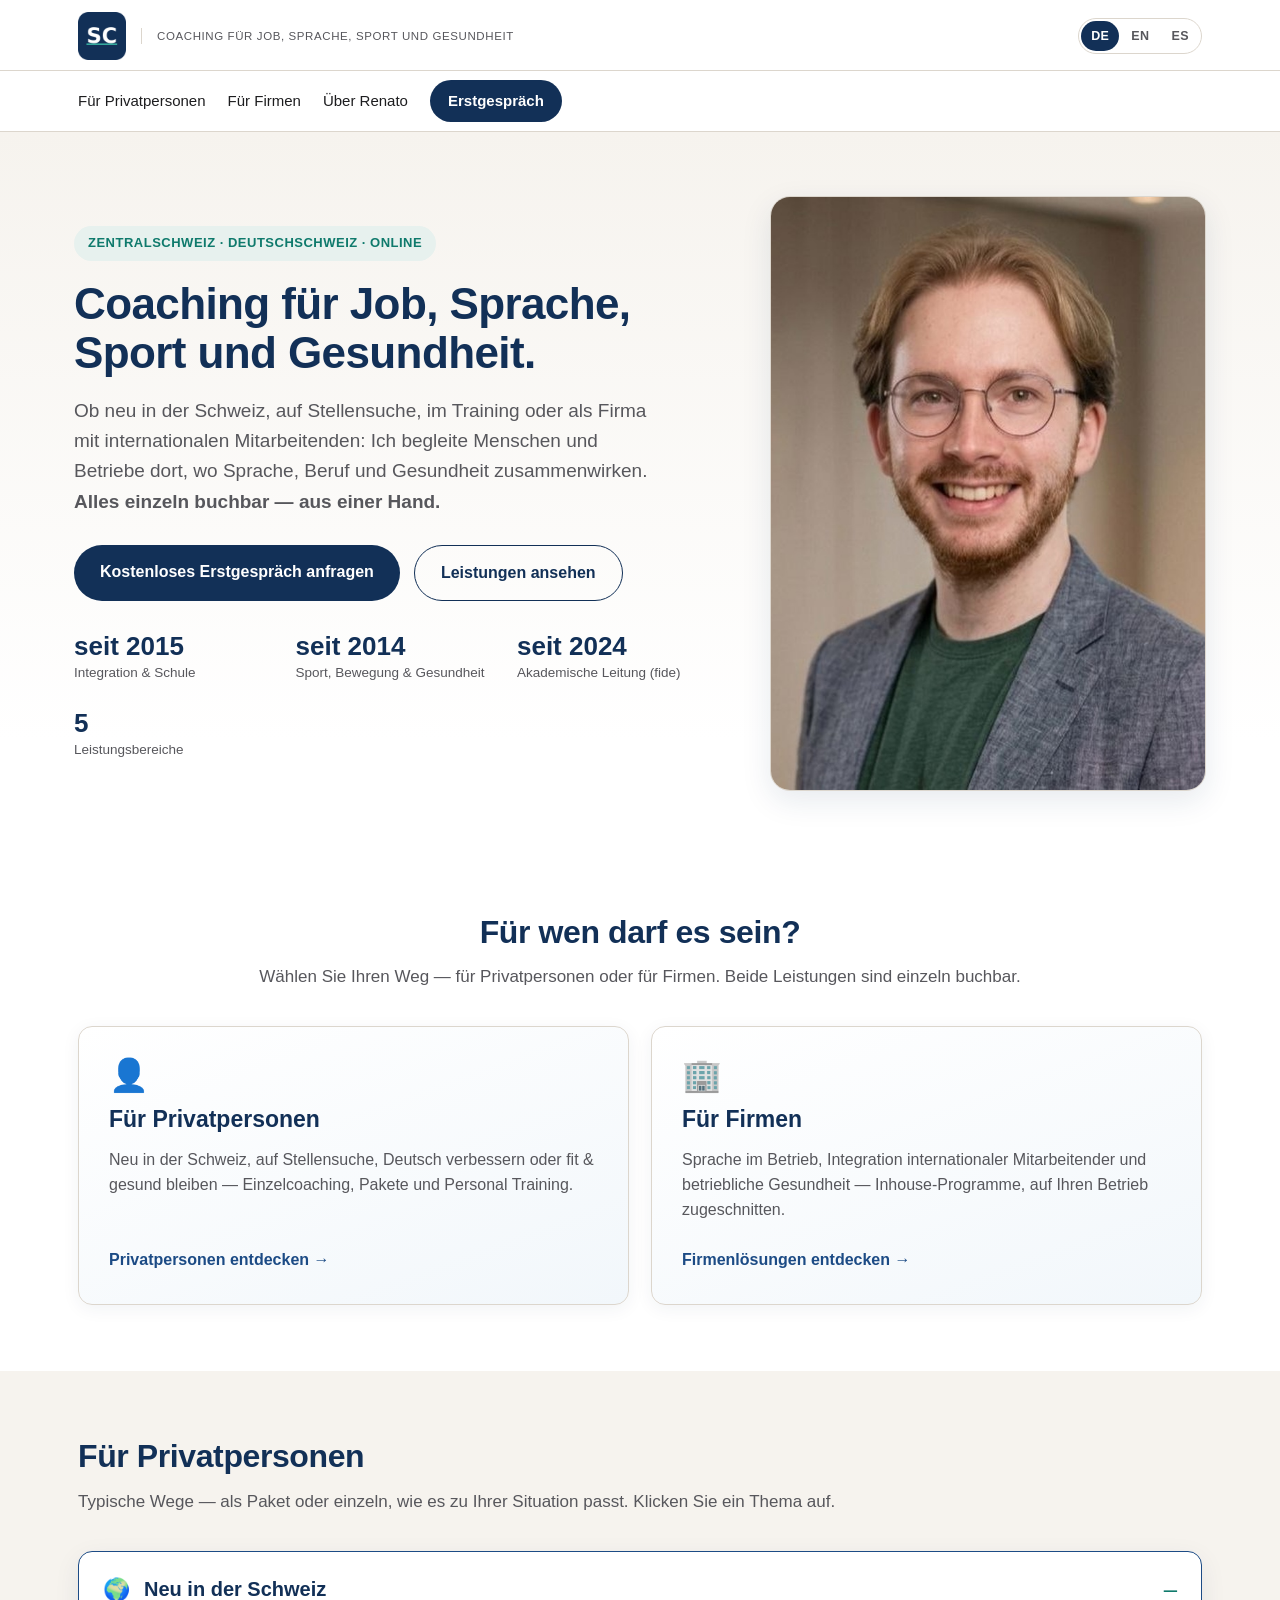
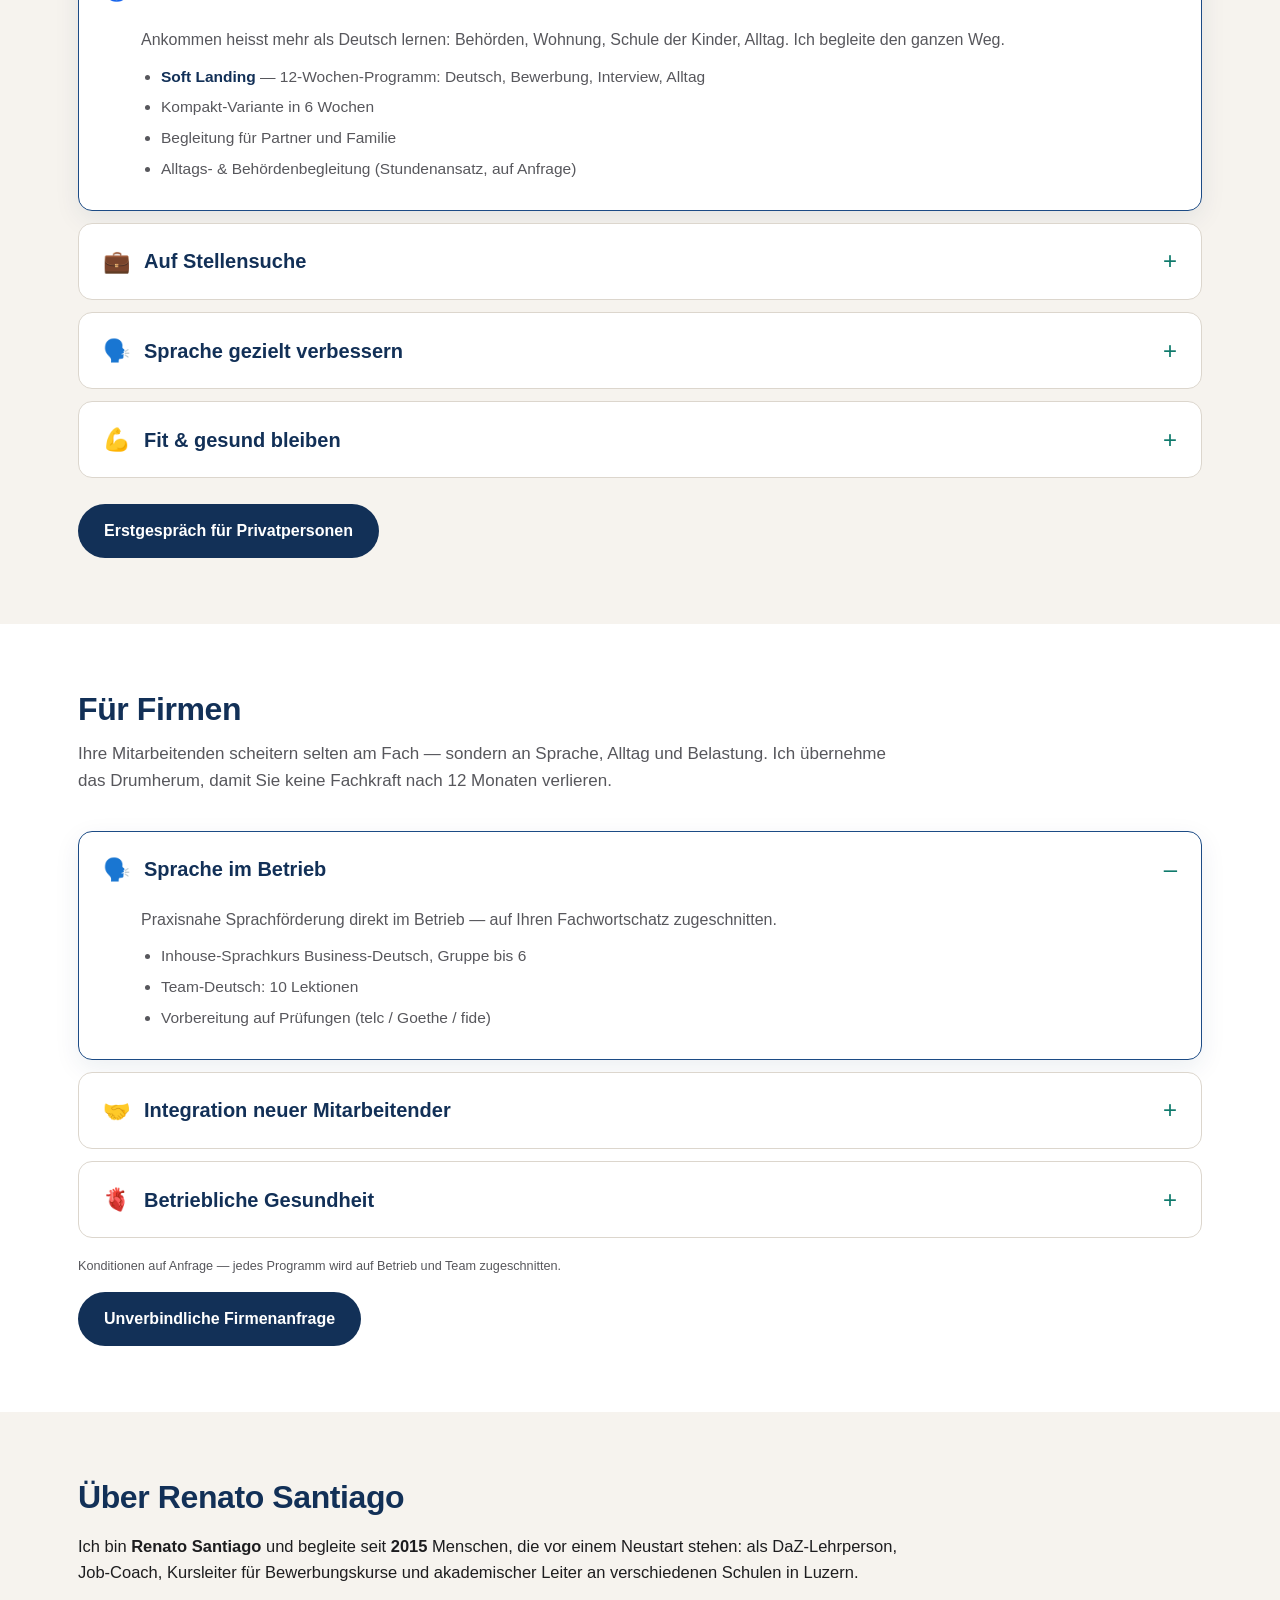
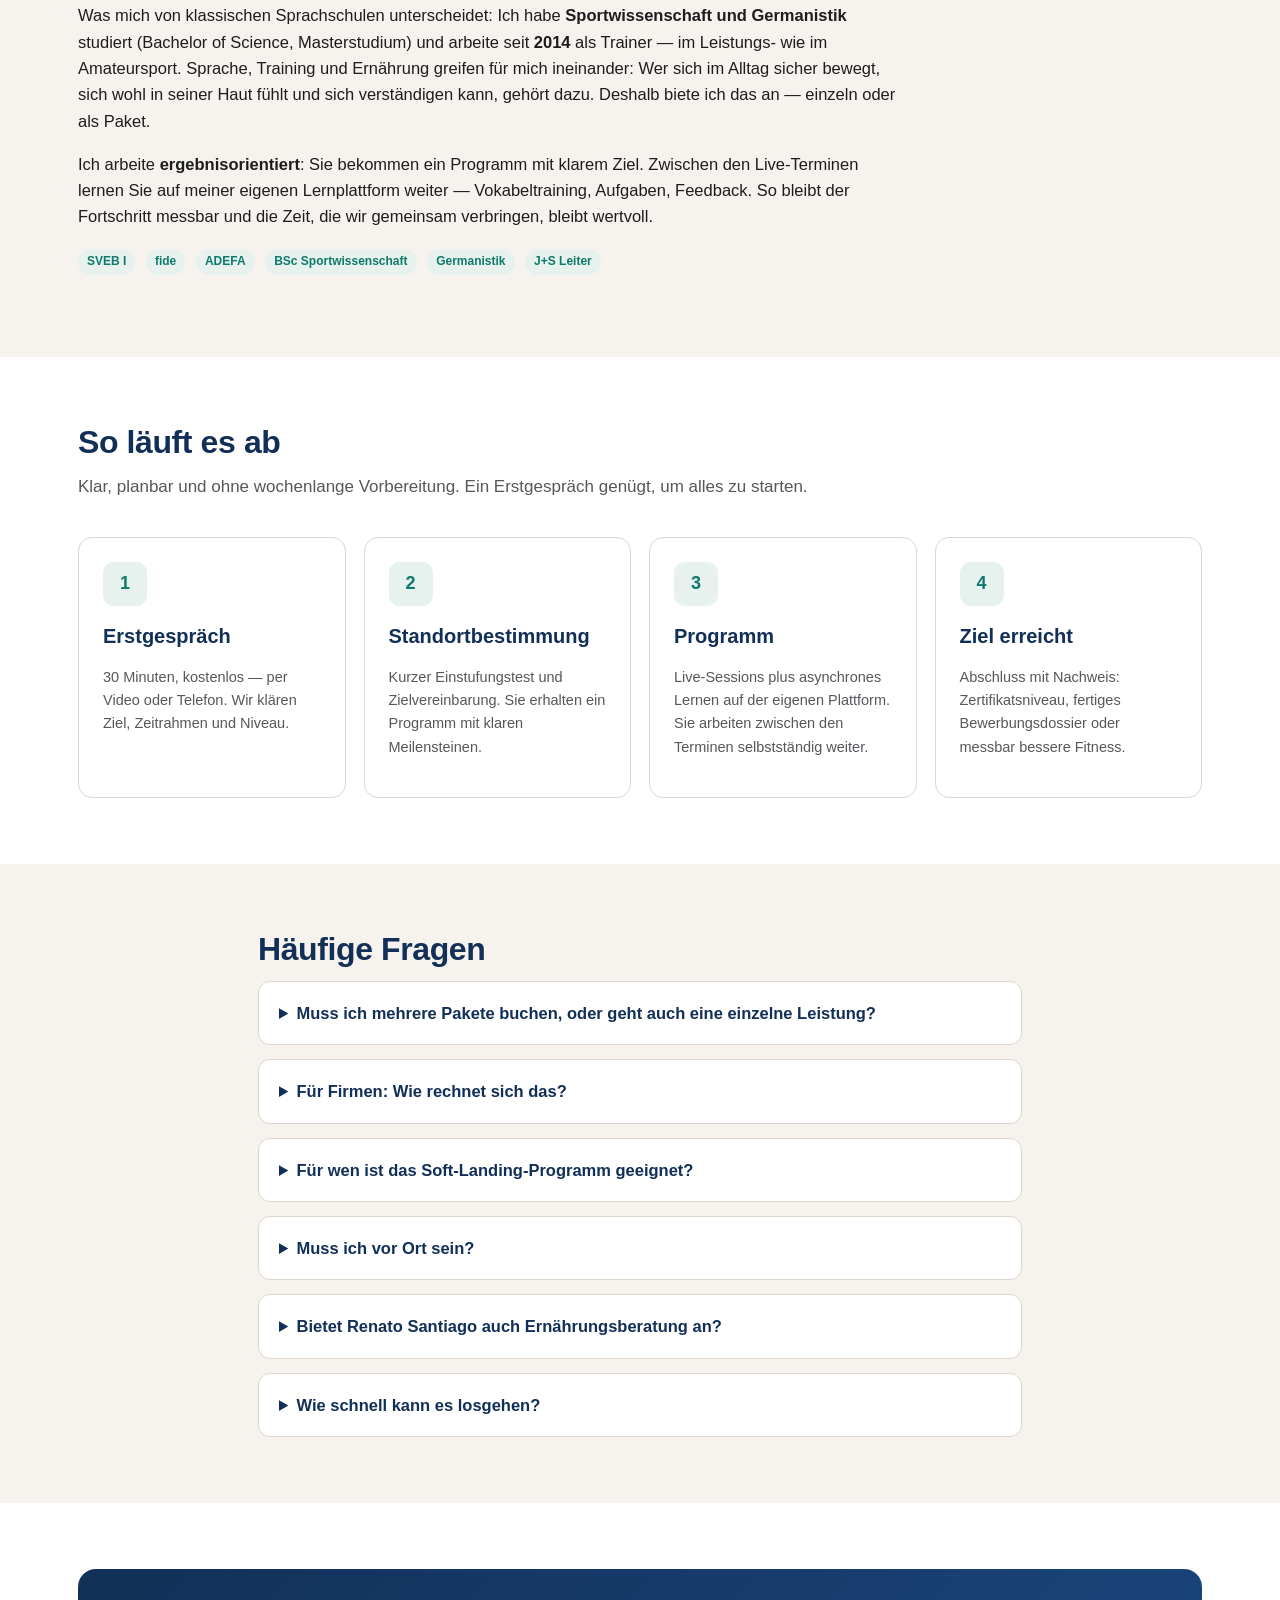
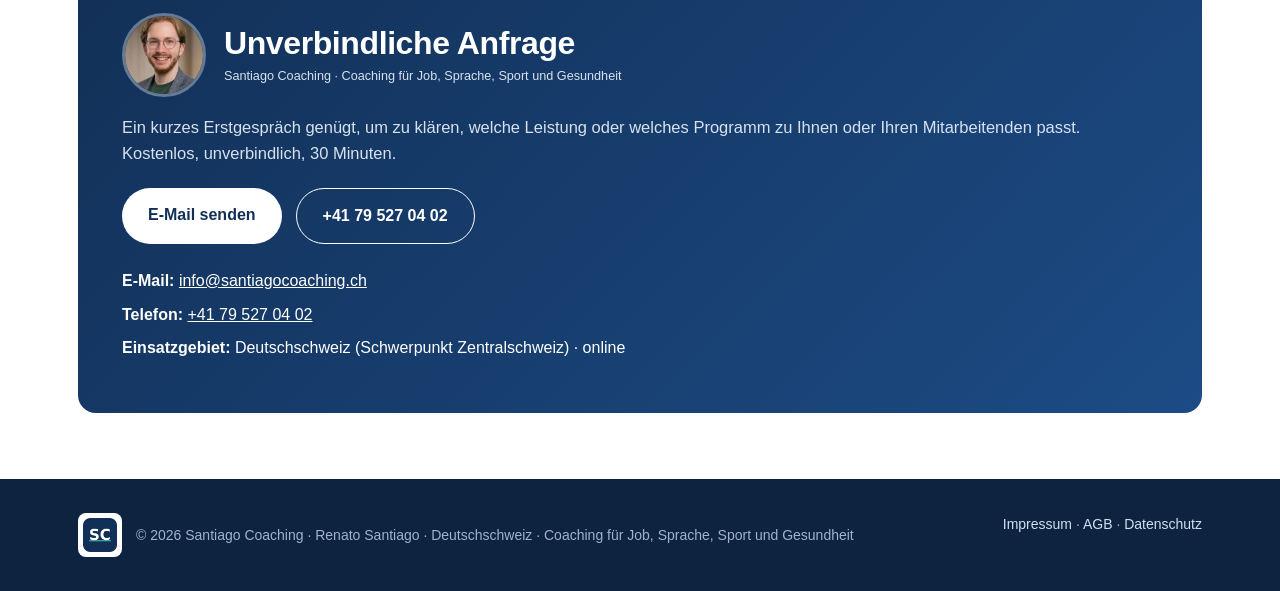
<file: index.html>
<!DOCTYPE html>
<html lang="de-CH">
<head>
<meta charset="utf-8">
<meta name="viewport" content="width=device-width,initial-scale=1">
<title>Renato Santiago – Coaching für Job, Sprache, Sport und Gesundheit | Santiago Coaching</title>
<link rel="icon" type="image/png" href="assets/favicon-32.png">
<link rel="apple-touch-icon" href="assets/logo-santiago-coaching-square.png">
<meta name="google-site-verification" content="H-KSr6ww_rFYdjQGFZgVg_kT0uphizM2TODkBQYSEvY">
<meta name="description" content="Santiago Coaching — Renato Santiago, Sport- und Sprachexperte in der Deutschschweiz. Sprachkurse, Business-Deutsch, Bewerbungs- und Integrationsbegleitung, Bewegung & Gesundheit. Für Privatpersonen und Firmen, aus einer Hand.">
<link rel="canonical" href="https://santiagocoaching.ch/">
<link rel="alternate" hreflang="de-CH" href="https://santiagocoaching.ch/">
<link rel="alternate" hreflang="en" href="https://santiagocoaching.ch/en/">
<link rel="alternate" hreflang="es" href="https://santiagocoaching.ch/es/">
<meta property="og:title" content="Renato Santiago – Coaching für Job, Sprache, Sport und Gesundheit">
<meta property="og:description" content="Sprachkurse, Beruf & Bewerbung, Integration, Bewegung & Gesundheit — aus einer Hand in der Deutschschweiz. Für Privatpersonen und Firmen.">
<meta property="og:type" content="website">
<meta property="og:locale" content="de_CH">
<meta property="og:url" content="https://santiagocoaching.ch/">
<meta property="og:image" content="https://santiagocoaching.ch/assets/og-image.png">
<meta name="author" content="Renato Santiago">
<link rel="stylesheet" href="assets/style.css">
<script type="application/ld+json">
{
  "@context": "https://schema.org",
  "@graph": [
    {
      "@type": "ProfessionalService",
      "@id": "https://santiagocoaching.ch/#business",
      "name": "Santiago Coaching",
      "alternateName": "Santiago Coaching – Renato Santiago",
      "url": "https://santiagocoaching.ch/",
      "image": "https://santiagocoaching.ch/assets/og-image.png",
      "logo": "https://santiagocoaching.ch/assets/logo-santiago-coaching.png",
      "description": "Coaching für Job, Sprache, Sport und Gesundheit. Sprachkurse, Business-Deutsch, Bewerbungs- und Integrationsbegleitung, Bewegung und Gesundheitsberatung – für Privatpersonen und Firmen in der Deutschschweiz.",
      "slogan": "Coaching für Job, Sprache, Sport und Gesundheit",
      "founder": { "@id": "https://santiagocoaching.ch/#renato" },
      "areaServed": { "@type": "Country", "name": "Schweiz" },
      "address": { "@type": "PostalAddress", "addressCountry": "CH", "addressLocality": "Horw", "addressRegion": "Luzern" },
      "telephone": "+41 79 527 04 02",
      "email": "info@santiagocoaching.ch",
      "priceRange": "auf Anfrage",
      "knowsLanguage": ["de", "en", "es", "fr"],
      "serviceType": ["Sprachkurse", "Business-Deutsch", "Bewerbungstraining", "Job-Coaching", "Integrationsbegleitung", "Personal Training", "Betriebliche Gesundheit"]
    },
    {
      "@type": "Person",
      "@id": "https://santiagocoaching.ch/#renato",
      "name": "Renato Santiago",
      "alternateName": "Renato Santiago Huber",
      "jobTitle": "Coach, Sport- und Sprachexperte",
      "url": "https://santiagocoaching.ch/",
      "image": "https://santiagocoaching.ch/assets/avatar_renato.jpg",
      "worksFor": { "@id": "https://santiagocoaching.ch/#business" },
      "knowsLanguage": ["de", "en", "es", "fr"],
      "alumniOf": [
        { "@type": "CollegeOrUniversity", "name": "Universität Bern" },
        { "@type": "CollegeOrUniversity", "name": "Universität Luzern" }
      ],
      "hasCredential": [
        { "@type": "EducationalOccupationalCredential", "name": "SVEB I" },
        { "@type": "EducationalOccupationalCredential", "name": "fide" },
        { "@type": "EducationalOccupationalCredential", "name": "ADEFA" },
        { "@type": "EducationalOccupationalCredential", "name": "Bachelor of Science (magna cum laude)" }
      ]
    },
    {
      "@type": "WebSite",
      "@id": "https://santiagocoaching.ch/#website",
      "url": "https://santiagocoaching.ch/",
      "name": "Santiago Coaching",
      "inLanguage": "de-CH",
      "publisher": { "@id": "https://santiagocoaching.ch/#business" }
    }
  ]
}
</script>
</head>
<body>

<header class="site">
  <div class="wrap">
    <div class="brandrow">
      <a class="brand" href="./">
        <img class="logo" src="assets/logo-santiago-coaching.png" alt="Santiago Coaching – Renato Santiago" width="48" height="48">
        <span class="brand-sub">Coaching für Job, Sprache, Sport und Gesundheit</span>
      </a>
      <span class="langswitch">
        <a href="./" class="active">DE</a>
        <a href="en/">EN</a>
        <a href="es/">ES</a>
      </span>
    </div>
  </div>
  <div class="navrow">
    <div class="wrap">
      <nav class="main">
      <a href="#privat">Für Privatpersonen</a>
      <a href="#firmen">Für Firmen</a>
      <a href="#ueber">Über Renato</a>
      <a class="cta" href="#kontakt">Erstgespräch</a>
      </nav>
    </div>
  </div>
</header>

<div class="hero">
  <div class="wrap">
    <div>
      <span class="eyebrow">Zentralschweiz · Deutschschweiz · online</span>
      <h1>Coaching für Job, Sprache,<br>Sport und Gesundheit.</h1>
      <p class="lead">
        Ob neu in der Schweiz, auf Stellensuche, im Training oder als Firma mit internationalen
        Mitarbeitenden: Ich begleite Menschen und Betriebe dort, wo Sprache, Beruf und Gesundheit
        zusammenwirken.
        <strong>Alles einzeln buchbar — aus einer Hand.</strong>
      </p>
      <div class="btnrow">
        <a class="btn primary" href="#kontakt">Kostenloses Erstgespräch anfragen</a>
        <a class="btn ghost" href="#zielgruppen">Leistungen ansehen</a>
      </div>
      <div class="trust">
        <div><b>seit 2015</b>Integration &amp; Schule</div>
        <div><b>seit 2014</b>Sport, Bewegung &amp; Gesundheit</div>
        <div><b>seit 2024</b>Akademische Leitung (fide)</div>
        <div><b>5</b>Leistungsbereiche</div>
      </div>
    </div>
    <div class="photo">
      <img src="assets/hero_portrait.jpg" alt="Porträt von Renato Santiago — Coach für Sprache, Beruf, Integration und Gesundheit in der Deutschschweiz" width="626" height="856">
    </div>
  </div>
</div>

<!-- ZIELGRUPPEN-WAHL: B2C vs B2B -->
<section id="zielgruppen">
  <div class="wrap">
    <h2 style="text-align:center">Für wen darf es sein?</h2>
    <p class="sub" style="text-align:center;margin-left:auto;margin-right:auto">
      Wählen Sie Ihren Weg — für Privatpersonen oder für Firmen. Beide Leistungen sind einzeln buchbar.
    </p>
    <div class="grid c2 paths">
      <a class="path-card" href="#privat">
        <span class="path-ico">👤</span>
        <h3>Für Privatpersonen</h3>
        <p>Neu in der Schweiz, auf Stellensuche, Deutsch verbessern oder fit &amp; gesund bleiben — Einzelcoaching, Pakete und Personal Training.</p>
        <span class="path-cta">Privatpersonen entdecken →</span>
      </a>
      <a class="path-card" href="#firmen">
        <span class="path-ico">🏢</span>
        <h3>Für Firmen</h3>
        <p>Sprache im Betrieb, Integration internationaler Mitarbeitender und betriebliche Gesundheit — Inhouse-Programme, auf Ihren Betrieb zugeschnitten.</p>
        <span class="path-cta">Firmenlösungen entdecken →</span>
      </a>
    </div>
  </div>
</section>

<!-- B2C -->
<section class="alt" id="privat">
  <div class="wrap">
    <h2>Für Privatpersonen</h2>
    <p class="sub">Typische Wege — als Paket oder einzeln, wie es zu Ihrer Situation passt. Klicken Sie ein Thema auf.</p>
    <div class="accordion">

      <details open>
        <summary><span class="acc-ico">🌍</span><h3>Neu in der Schweiz</h3></summary>
        <div class="acc-body">
          <p>Ankommen heisst mehr als Deutsch lernen: Behörden, Wohnung, Schule der Kinder, Alltag. Ich begleite den ganzen Weg.</p>
          <ul>
            <li><strong>Soft Landing</strong> — 12-Wochen-Programm: Deutsch, Bewerbung, Interview, Alltag</li>
            <li>Kompakt-Variante in 6 Wochen</li>
            <li>Begleitung für Partner und Familie</li>
            <li>Alltags- &amp; Behördenbegleitung (Stundenansatz, auf Anfrage)</li>
          </ul>
        </div>
      </details>

      <details>
        <summary><span class="acc-ico">💼</span><h3>Auf Stellensuche</h3></summary>
        <div class="acc-body">
          <p>Vom CV bis zum Interview — ein Dossier, das im Schweizer Markt funktioniert.</p>
          <ul>
            <li><strong>Bewerbungs-Sprint</strong> — Dossier, Training, Interview</li>
            <li>CV- und Motivationsschreiben-Redesign</li>
            <li>LinkedIn- und Bewerbungsprofil</li>
          </ul>
        </div>
      </details>

      <details>
        <summary><span class="acc-ico">🗣️</span><h3>Sprache gezielt verbessern</h3></summary>
        <div class="acc-body">
          <p>Ob Alltagsdeutsch, Business-Deutsch oder Prüfungsvorbereitung — auf Ihr Niveau zugeschnitten.</p>
          <ul>
            <li><strong>Deutsch Intensiv</strong> — 10 Lektionen Einzel</li>
            <li>Business-Deutsch &amp; Fachwortschatz</li>
            <li>Prüfungsvorbereitung telc / Goethe / fide</li>
            <li>Deutsch als Zweitsprache A1–C2</li>
          </ul>
        </div>
      </details>

      <details>
        <summary><span class="acc-ico">💪</span><h3>Fit &amp; gesund bleiben</h3></summary>
        <div class="acc-body">
          <p>Training und Ernährung, die in den Alltag passen — nicht umgekehrt.</p>
          <ul>
            <li><strong>Fit &amp; Gesund</strong> — Training + Ernährung, 8 Wochen</li>
            <li><strong>Gesund altern</strong> — Kraft, Balance, Mobilität</li>
            <li>Personal Training oder Trainingsplan solo</li>
            <li>Ernährungsberatung &amp; Alltagsgewohnheiten</li>
          </ul>
        </div>
      </details>

    </div>
    <div class="btnrow" style="margin-top:26px">
      <a class="btn primary" href="#kontakt">Erstgespräch für Privatpersonen</a>
    </div>
  </div>
</section>

<!-- B2B -->
<section id="firmen">
  <div class="wrap">
    <h2>Für Firmen</h2>
    <p class="sub">
      Ihre Mitarbeitenden scheitern selten am Fach — sondern an Sprache, Alltag und Belastung.
      Ich übernehme das Drumherum, damit Sie keine Fachkraft nach 12 Monaten verlieren.
    </p>
    <div class="accordion">

      <details open>
        <summary><span class="acc-ico">🗣️</span><h3>Sprache im Betrieb</h3></summary>
        <div class="acc-body">
          <p>Praxisnahe Sprachförderung direkt im Betrieb — auf Ihren Fachwortschatz zugeschnitten.</p>
          <ul>
            <li>Inhouse-Sprachkurs Business-Deutsch, Gruppe bis 6</li>
            <li>Team-Deutsch: 10 Lektionen</li>
            <li>Vorbereitung auf Prüfungen (telc / Goethe / fide)</li>
          </ul>
        </div>
      </details>

      <details>
        <summary><span class="acc-ico">🤝</span><h3>Integration neuer Mitarbeitender</h3></summary>
        <div class="acc-body">
          <p>Ein fehlgeschlagener Auslandseinsatz kostet ein Vielfaches des Integrationsprogramms. Hier setze ich mit strukturierter Begleitung im Ankommensprozess an.</p>
          <ul>
            <li>Programm aus Sprache und Alltag</li>
            <li>Behörden-, Wohnungs- und Versicherungsbegleitung</li>
            <li>Hilfe bei Briefen, Formularen und Anträgen</li>
            <li>Begleitung für Partner und Familie</li>
            <li>Unterstützung bei Schule, Kindern, Vereinen</li>
          </ul>
        </div>
      </details>

      <details>
        <summary><span class="acc-ico">🫀</span><h3>Betriebliche Gesundheit</h3></summary>
        <div class="acc-body">
          <p>Gesunde Mitarbeitende sind produktiver und bleiben länger. Programme, die sich rechnen.</p>
          <ul>
            <li>BGM-Einstiegsanalyse mit Bericht</li>
            <li>Bewegungspausen, Ergonomie, Stress-Workshops</li>
            <li>Gesundheitstage &amp; Jahresbegleitung</li>
          </ul>
        </div>
      </details>

    </div>
    <p class="small" style="margin-top:18px">Konditionen auf Anfrage — jedes Programm wird auf Betrieb und Team zugeschnitten.</p>
    <div class="btnrow" style="margin-top:16px">
      <a class="btn primary" href="#kontakt">Unverbindliche Firmenanfrage</a>
    </div>
  </div>
</section>

<!-- ÜBER -->
<section class="alt" id="ueber">
  <div class="wrap">
    <div class="narrow">
    <h2>Über Renato Santiago</h2>
    <p>
      Ich bin <strong>Renato Santiago</strong> und begleite seit <strong>2015</strong> Menschen,
      die vor einem Neustart stehen: als DaZ-Lehrperson, Job-Coach, Kursleiter für Bewerbungskurse
      und akademischer Leiter an verschiedenen Schulen in Luzern.
    </p>
    <p>
      Was mich von klassischen Sprachschulen unterscheidet: Ich habe <strong>Sportwissenschaft
      und Germanistik</strong> studiert (Bachelor of Science, Masterstudium) und arbeite seit
      <strong>2014</strong> als Trainer — im Leistungs- wie im Amateursport. Sprache, Training und
      Ernährung greifen für mich ineinander: Wer sich im Alltag sicher bewegt, sich wohl in seiner
      Haut fühlt und sich verständigen kann, gehört dazu. Deshalb biete ich das an — einzeln oder
      als Paket.
    </p>
    <p>
      Ich arbeite <strong>ergebnisorientiert</strong>: Sie bekommen ein Programm mit klarem Ziel. Zwischen den Live-Terminen lernen Sie auf meiner eigenen
      Lernplattform weiter — Vokabeltraining, Aufgaben, Feedback. So bleibt der Fortschritt
      messbar und die Zeit, die wir gemeinsam verbringen, bleibt wertvoll.
    </p>
    <p>
      <span class="badge">SVEB I</span>
      <span class="badge">fide</span>
      <span class="badge">ADEFA</span>
      <span class="badge">BSc Sportwissenschaft</span>
      <span class="badge">Germanistik</span>
      <span class="badge">J+S Leiter</span>
    </p>
    </div>
  </div>
</section>

<!-- ABLAUF -->
<section id="ablauf">
  <div class="wrap">
    <h2>So läuft es ab</h2>
    <p class="sub">Klar, planbar und ohne wochenlange Vorbereitung. Ein Erstgespräch genügt, um alles zu starten.</p>
    <div class="steps">
      <div class="step">
        <h3>Erstgespräch</h3>
        <p class="small">30 Minuten, kostenlos — per Video oder Telefon. Wir klären Ziel, Zeitrahmen und Niveau.</p>
      </div>
      <div class="step">
        <h3>Standortbestimmung</h3>
        <p class="small">Kurzer Einstufungstest und Zielvereinbarung. Sie erhalten ein Programm mit klaren Meilensteinen.</p>
      </div>
      <div class="step">
        <h3>Programm</h3>
        <p class="small">Live-Sessions plus asynchrones Lernen auf der eigenen Plattform. Sie arbeiten zwischen den Terminen selbstständig weiter.</p>
      </div>
      <div class="step">
        <h3>Ziel erreicht</h3>
        <p class="small">Abschluss mit Nachweis: Zertifikatsniveau, fertiges Bewerbungsdossier oder messbar bessere Fitness.</p>
      </div>
    </div>
  </div>
</section>

<!-- FAQ -->
<section class="alt" id="faq">
  <div class="wrap narrow">
    <h2>Häufige Fragen</h2>
    <div class="faq">
      <details>
        <summary>Muss ich mehrere Pakete buchen, oder geht auch eine einzelne Leistung?</summary>
        <p>Einzeln geht immer. Die Pakete — zum Beispiel <strong>Soft Landing</strong> — sind nur Vorschläge aus dem Baukasten und lassen sich kürzen, erweitern oder kombinieren. Einzelne Lektionen, ein Trainingsplan oder eine Ernährungsberatung sind genauso buchbar.</p>
      </details>
      <details>
        <summary>Für Firmen: Wie rechnet sich das?</summary>
        <p>Ein fehlgeschlagener Auslandseinsatz kostet Unternehmen erfahrungsgemäss ein Vielfaches des Integrationsprogramms — durch Neurekrutierung, Vakanz und verlorene Produktivität. Das Programm setzt entsprechend früh an, um diesen Aufwand gar nicht entstehen zu lassen; es ist keine Weiterbildungskosten-Position. Konditionen auf Anfrage.</p>
      </details>
      <details>
        <summary>Für wen ist das Soft-Landing-Programm geeignet?</summary>
        <p>Für Menschen, die neu in der Schweiz sind und beruflich ankommen wollen — vom ersten Tag an. Ebenfalls geeignet für Partner und Partnerinnen.</p>
      </details>
      <details>
        <summary>Muss ich vor Ort sein?</summary>
        <p>Nein. Die Live-Sessions finden per Video statt, die Lernplattform nutzen Sie zeitunabhängig. Vor-Ort-Termine in der Deutschschweiz sind auf Wunsch möglich, zum Beispiel für Bewerbungs- oder Behördenbegleitung.</p>
      </details>
      <details>
        <summary>Bietet Renato Santiago auch Ernährungsberatung an?</summary>
        <p>Ja — als Beratung zu Gewohnheiten, Alltagstauglichkeit und Sporternährung. Keine Ernährungs<em>therapie</em>, keine Heilbehandlung und keine Krankenkassenabrechnung. Braucht jemand medizinische Ernährung, verweise ich an eine anerkannte Fachperson.</p>
      </details>
      <details>
        <summary>Wie schnell kann es losgehen?</summary>
        <p>In der Regel innerhalb von zwei Wochen nach dem Erstgespräch. Für dringende Fälle (Stellenantritt bereits vereinbart) sind auch kurzfristige Starttermine möglich.</p>
      </details>
    </div>
  </div>
</section>

<!-- KONTAKT -->
<section id="kontakt">
  <div class="wrap">
    <div class="contact-box">
      <div class="contact-head">
        <img class="contact-avatar" src="assets/avatar_renato.jpg" alt="Renato Santiago – Santiago Coaching" width="96" height="96">
        <div>
          <h2 style="margin-bottom:4px">Unverbindliche Anfrage</h2>
          <p class="small" style="margin:0">Santiago Coaching · Coaching für Job, Sprache, Sport und Gesundheit</p>
        </div>
      </div>
      <p>Ein kurzes Erstgespräch genügt, um zu klären, welche Leistung oder welches Programm zu Ihnen oder Ihren Mitarbeitenden passt. Kostenlos, unverbindlich, 30 Minuten.</p>
      <div class="btnrow" style="margin-top:22px">
        <a class="btn primary" href="mailto:info@santiagocoaching.ch?subject=Anfrage%20Renato%20Santiago">E-Mail senden</a>
        <a class="btn ghost" style="border-color:#fff;color:#fff" href="tel:+41795270402">+41 79 527 04 02</a>
      </div>
      <ul class="contact-list">
        <li><strong>E-Mail:</strong> <a href="mailto:info@santiagocoaching.ch">info@santiagocoaching.ch</a></li>
        <li><strong>Telefon:</strong> <a href="tel:+41795270402">+41 79 527 04 02</a></li>
        <li><strong>Einsatzgebiet:</strong> Deutschschweiz (Schwerpunkt Zentralschweiz) · online</li>
      </ul>
    </div>
  </div>
</section>

<footer class="site">
  <div class="wrap">
    <div class="foot-brand">
      <img src="assets/logo-santiago-coaching.png" alt="Santiago Coaching" width="44" height="44">
      <span>© 2026 Santiago Coaching · Renato Santiago · Deutschschweiz · Coaching für Job, Sprache, Sport und Gesundheit</span>
    </div>
    <div>
      <a href="impressum.html">Impressum</a> · <a href="agb.html">AGB</a> · <a href="datenschutz.html">Datenschutz</a>
    </div>
  </div>
</footer>

</body>
</html>
</file>
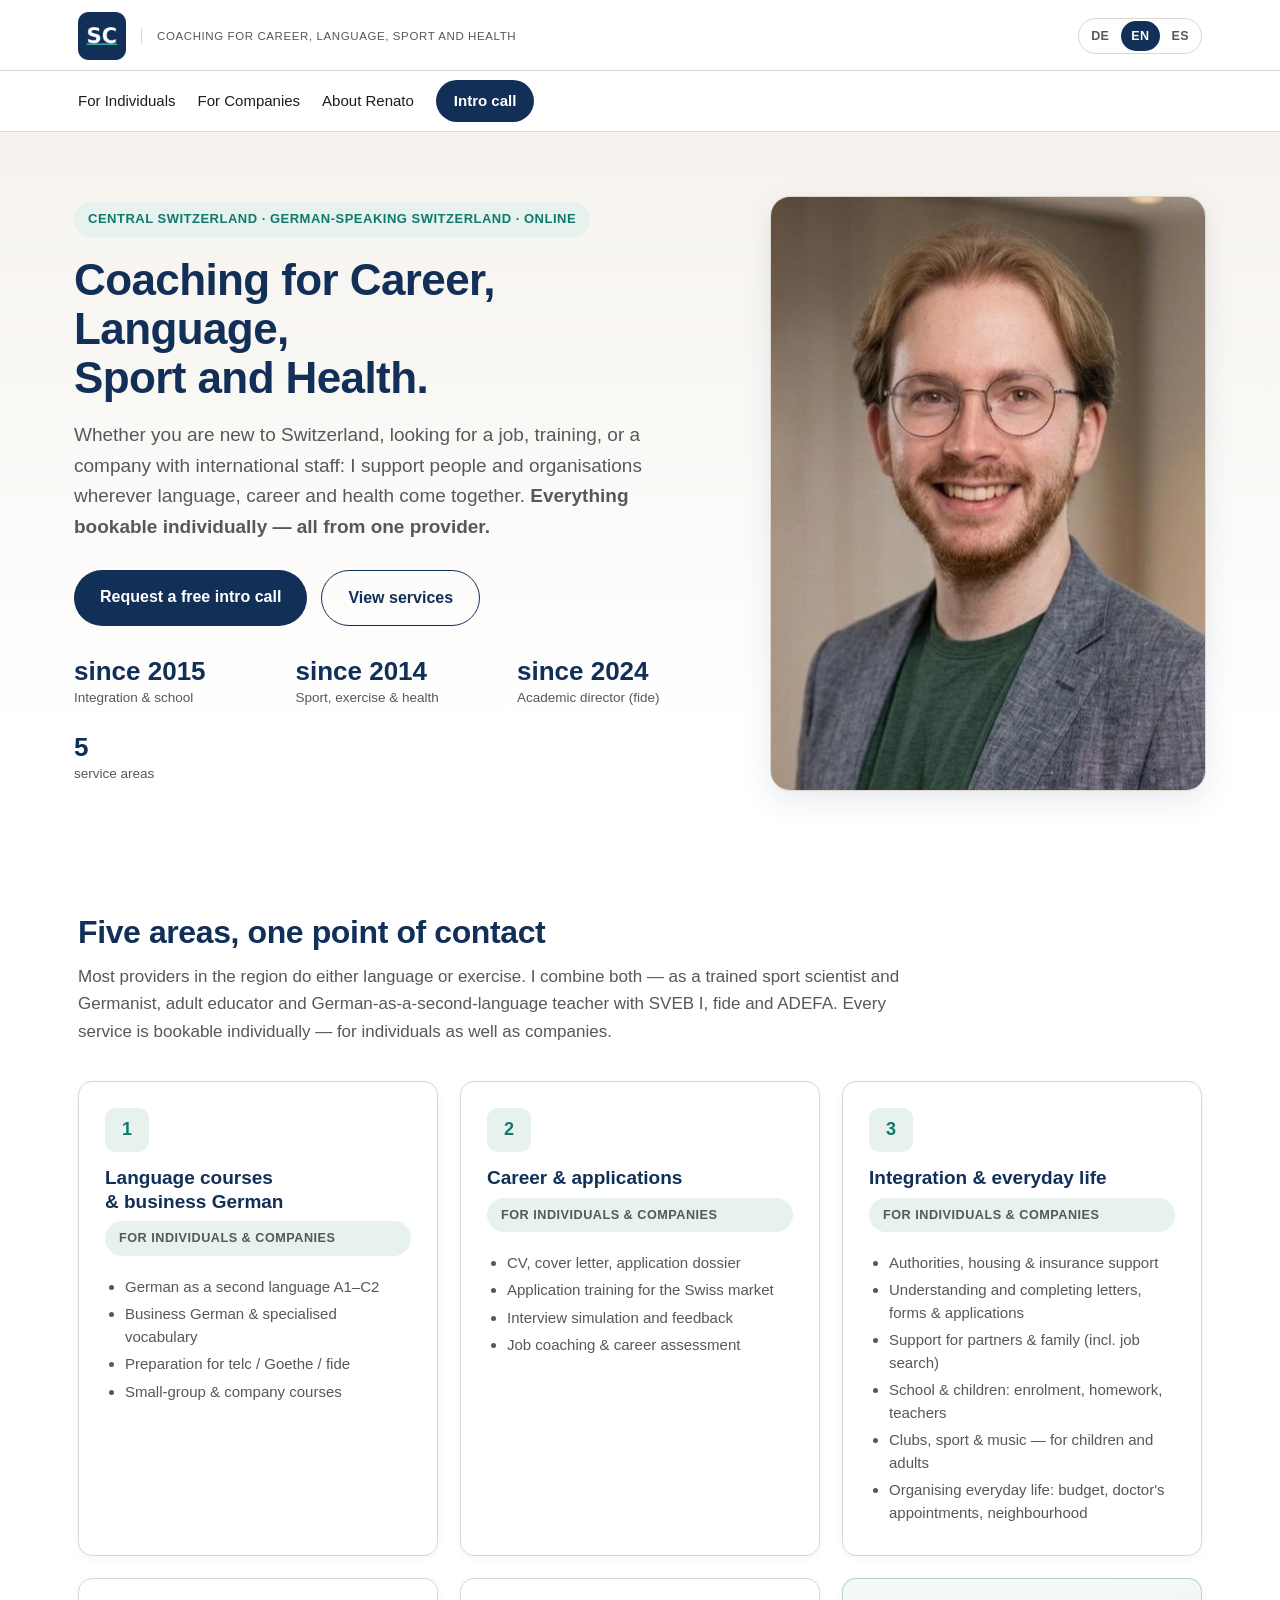
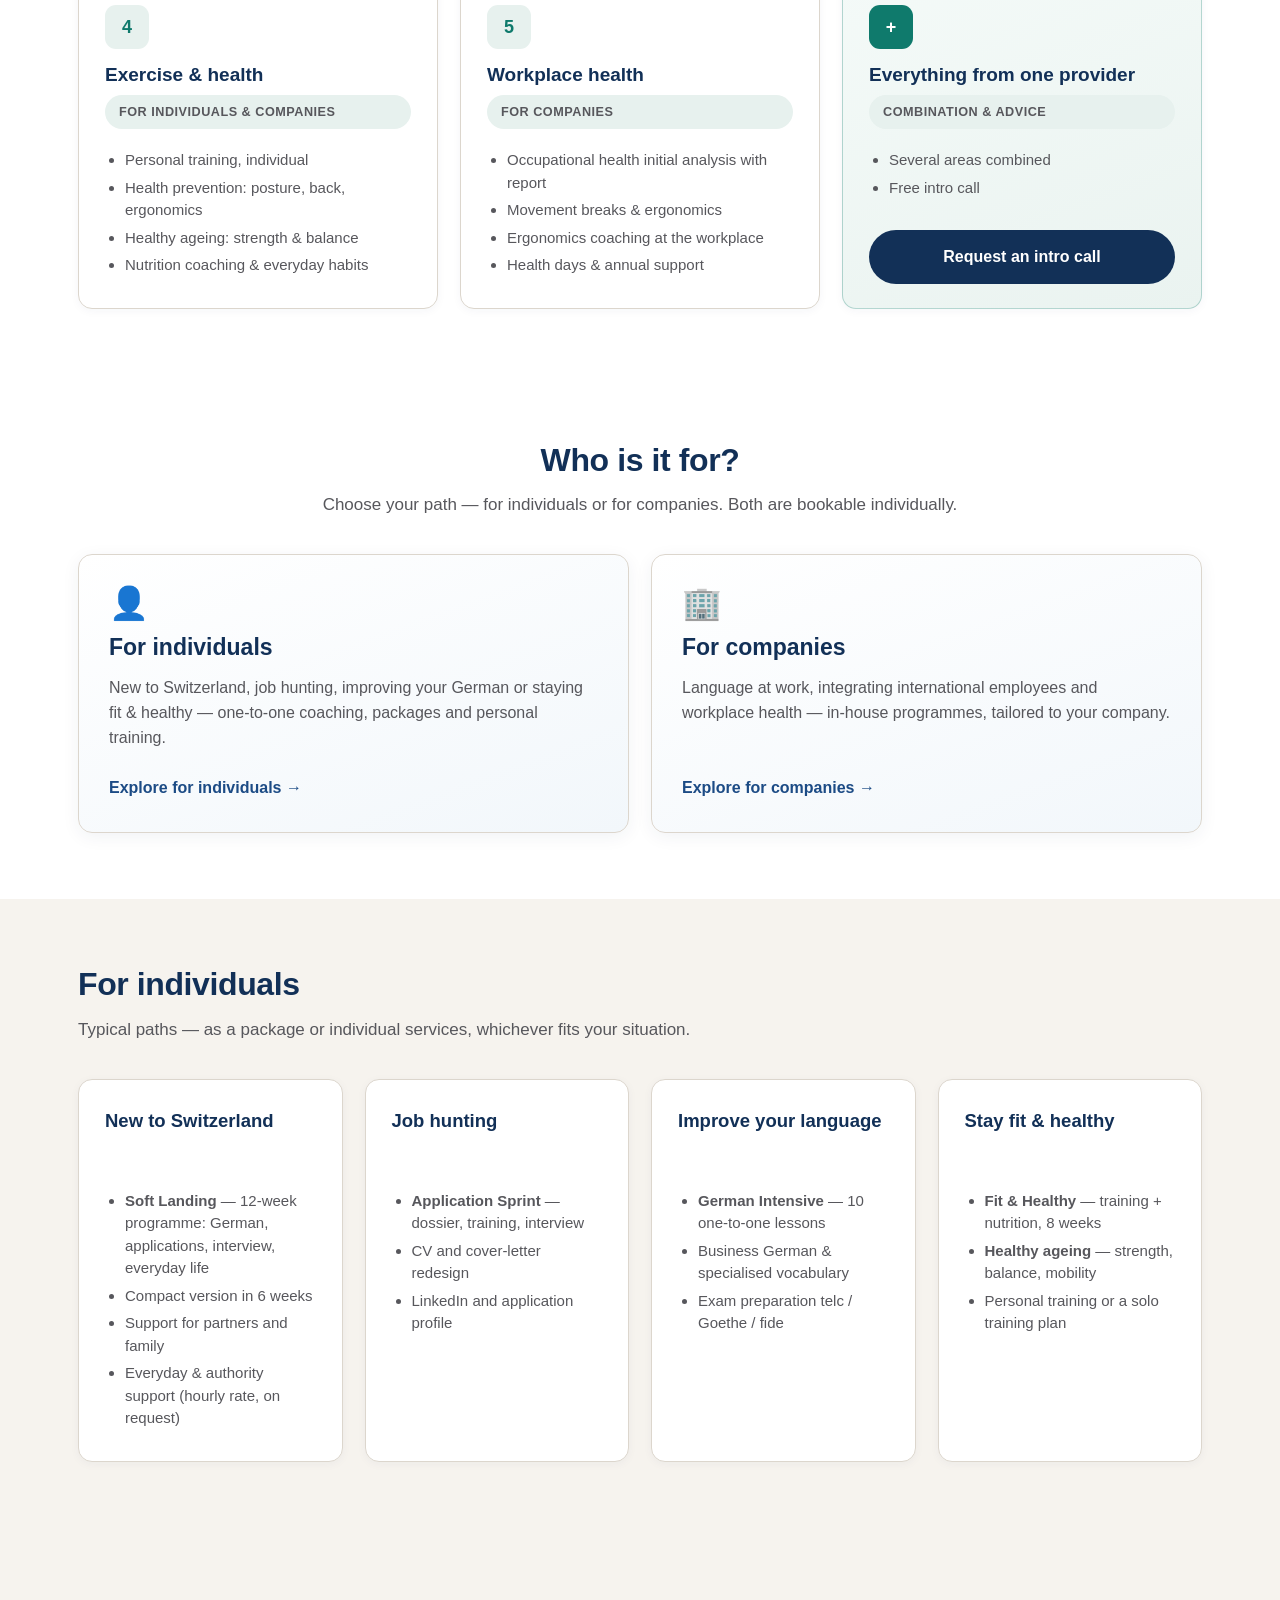
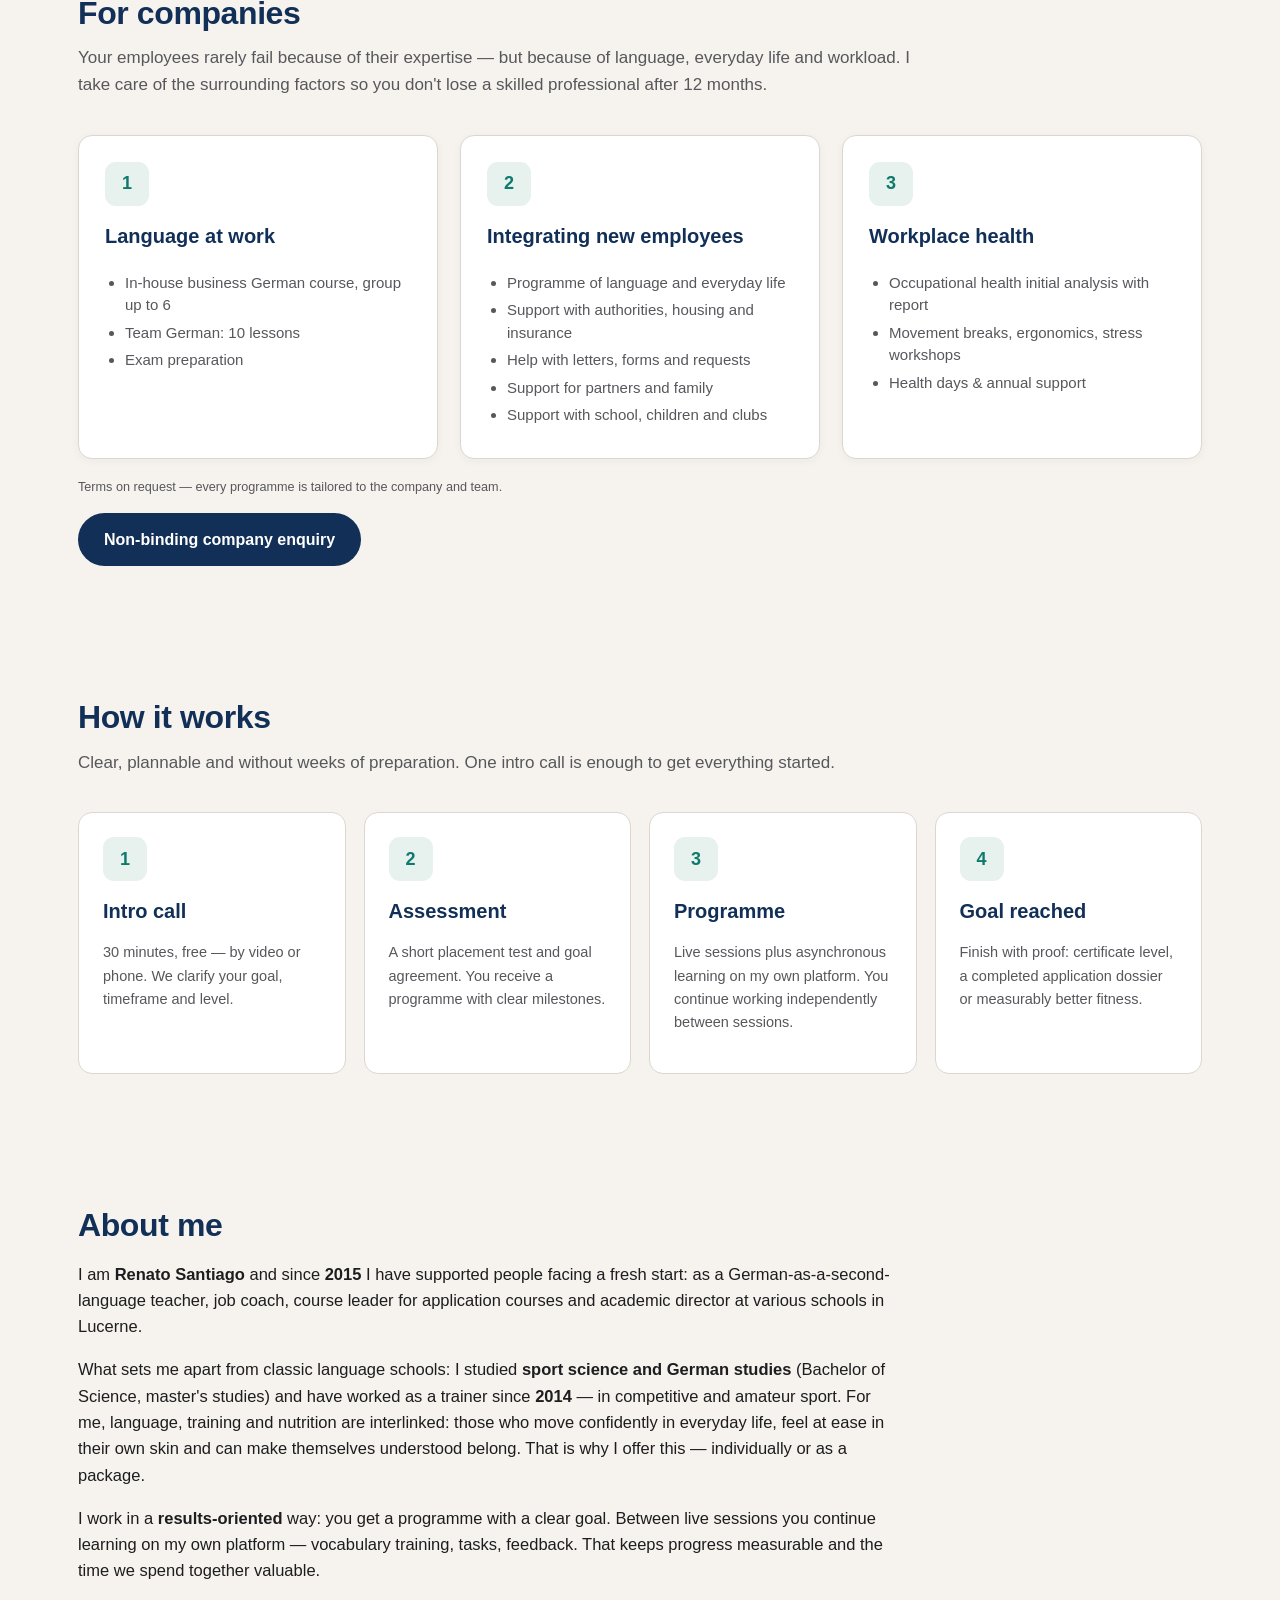
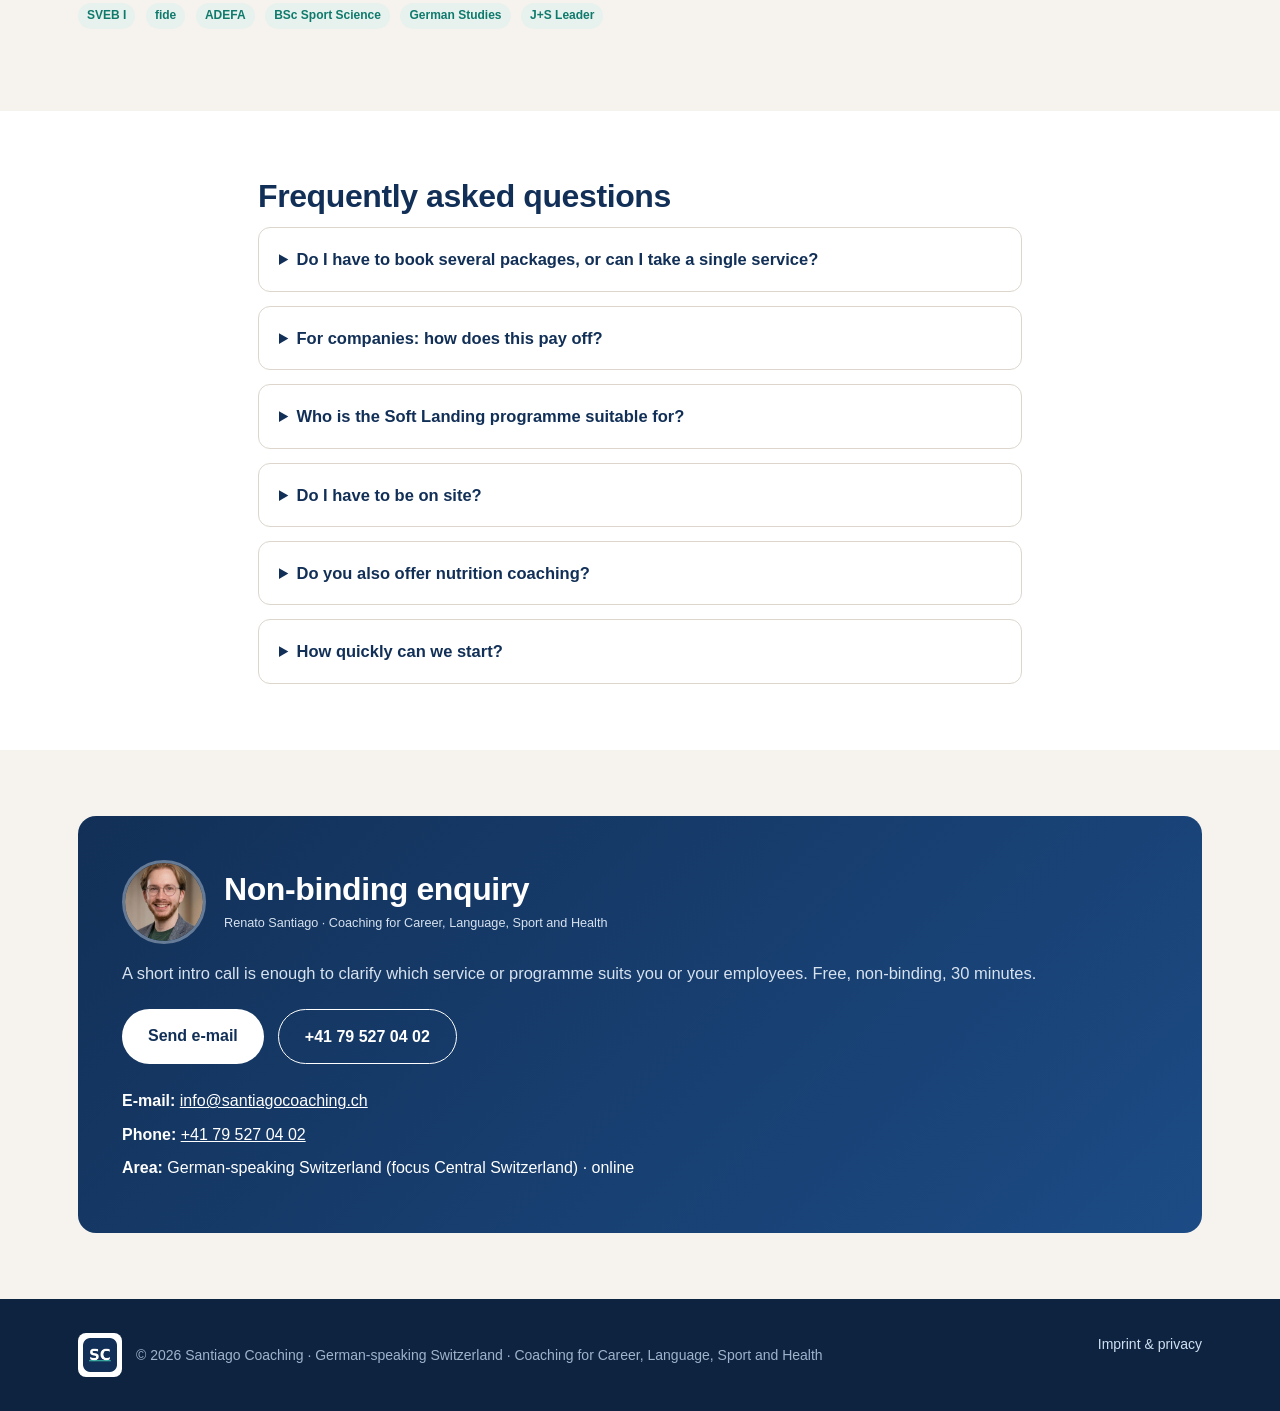
<file: en/index.html>
<!DOCTYPE html>
<html lang="en">
<head>
<meta charset="utf-8">
<meta name="viewport" content="width=device-width,initial-scale=1">
<title>Renato Santiago – Coaching for Career, Language, Sport and Health | Santiago Coaching</title>
<link rel="icon" type="image/png" href="../assets/favicon-32.png">
<link rel="apple-touch-icon" href="../assets/logo-santiago-coaching-square.png">
<meta name="description" content="Santiago Coaching — Renato Santiago, sport and language expert in German-speaking Switzerland. Language courses, business German, job-application and integration support, exercise & health. For individuals and companies.">
<link rel="canonical" href="https://santiagocoaching.ch/en/">
<link rel="alternate" hreflang="de-CH" href="https://santiagocoaching.ch/">
<link rel="alternate" hreflang="en" href="https://santiagocoaching.ch/en/">
<link rel="alternate" hreflang="es" href="https://santiagocoaching.ch/es/">
<meta property="og:title" content="Renato Santiago – Coaching for Career, Language, Sport and Health">
<meta property="og:description" content="Coaching for Career, Language, Sport and Health — language courses, career &amp; applications, integration, exercise &amp; health, all from one provider in German-speaking Switzerland.">
<meta property="og:type" content="website">
<meta property="og:locale" content="en">
<meta property="og:url" content="https://santiagocoaching.ch/en/">
<meta property="og:image" content="https://santiagocoaching.ch/assets/og-image.png">
<meta name="author" content="Renato Santiago">
<link rel="stylesheet" href="../assets/style.css">
<script type="application/ld+json">
{
  "@context": "https://schema.org",
  "@type": "ProfessionalService",
  "name": "Santiago Coaching",
  "url": "https://santiagocoaching.ch/en/",
  "description": "Coaching for Career, Language, Sport and Health — for individuals and companies in German-speaking Switzerland.",
  "founder": { "@type": "Person", "name": "Renato Santiago", "jobTitle": "Coach, sport and language expert", "knowsLanguage": ["de","en","es","fr"] },
  "areaServed": { "@type": "Country", "name": "Switzerland" },
  "address": { "@type": "PostalAddress", "addressCountry": "CH", "addressLocality": "Horw" },
  "telephone": "+41 79 527 04 02",
  "email": "info@santiagocoaching.ch",
  "priceRange": "on request",
  "inLanguage": "en"
}
</script>
</head>
<body>

<header class="site">
  <div class="wrap">
    <div class="brandrow">
      <a class="brand" href="./">
        <img class="logo" src="../assets/logo-santiago-coaching.png" alt="Santiago Coaching – Renato Santiago" width="48" height="48">
        <span class="brand-sub">Coaching for Career, Language, Sport and Health</span>
      </a>
      <span class="langswitch">
        <a href="../">DE</a>
        <a href="../en/" class="active">EN</a>
        <a href="../es/">ES</a>
      </span>
    </div>
  </div>
  <div class="navrow">
    <div class="wrap">
      <nav class="main">
      <a href="#privat">For Individuals</a>
      <a href="#firmen">For Companies</a>
      <a href="#ueber">About Renato</a>
      <a class="cta" href="#kontakt">Intro call</a>
      </nav>
    </div>
  </div>
</header>

<div class="hero">
  <div class="wrap">
    <div>
      <span class="eyebrow">Central Switzerland · German-speaking Switzerland · online</span>
      <h1>Coaching for Career, Language,<br>Sport and Health.</h1>
      <p class="lead">
        Whether you are new to Switzerland, looking for a job, training, or a company with
        international staff: I support people and organisations wherever language, career and
        health come together.
        <strong>Everything bookable individually — all from one provider.</strong>
      </p>
      <div class="btnrow">
        <a class="btn primary" href="#contact">Request a free intro call</a>
        <a class="btn ghost" href="#services">View services</a>
      </div>
      <div class="trust">
        <div><b>since 2015</b>Integration &amp; school</div>
        <div><b>since 2014</b>Sport, exercise &amp; health</div>
        <div><b>since 2024</b>Academic director (fide)</div>
        <div><b>5</b>service areas</div>
      </div>
    </div>
    <div class="photo">
      <img src="../assets/hero_portrait.jpg" alt="Portrait of Renato Santiago — coach for language, career, integration and health in German-speaking Switzerland" width="626" height="856">
    </div>
  </div>
</div>

<section id="services">
  <div class="wrap">
    <h2>Five areas, one point of contact</h2>
    <p class="sub">
      Most providers in the region do either language or exercise.
      I combine both — as a trained sport scientist and Germanist, adult educator and
      German-as-a-second-language teacher with SVEB I, fide and ADEFA. Every service is
      bookable individually — for individuals as well as companies.
    </p>
    <div class="grid c3 services">

      <div class="card">
        <div class="ico">1</div>
        <h3>Language courses &amp; business German</h3>
        <p class="small eyebrow">for individuals &amp; companies</p>
        <ul>
          <li>German as a second language A1–C2</li>
          <li>Business German &amp; specialised vocabulary</li>
          <li>Preparation for telc / Goethe / fide</li>
          <li>Small-group &amp; company courses</li>
        </ul>
      </div>

      <div class="card">
        <div class="ico">2</div>
        <h3>Career &amp; applications</h3>
        <p class="small eyebrow">for individuals &amp; companies</p>
        <ul>
          <li>CV, cover letter, application dossier</li>
          <li>Application training for the Swiss market</li>
          <li>Interview simulation and feedback</li>
          <li>Job coaching &amp; career assessment</li>
        </ul>
      </div>

      <div class="card">
        <div class="ico">3</div>
        <h3>Integration &amp; everyday life</h3>
        <p class="small eyebrow">for individuals &amp; companies</p>
        <ul>
          <li>Authorities, housing &amp; insurance support</li>
          <li>Understanding and completing letters, forms &amp; applications</li>
          <li>Support for partners &amp; family (incl. job search)</li>
          <li>School &amp; children: enrolment, homework, teachers</li>
          <li>Clubs, sport &amp; music — for children and adults</li>
          <li>Organising everyday life: budget, doctor's appointments, neighbourhood</li>
        </ul>
      </div>

      <div class="card">
        <div class="ico">4</div>
        <h3>Exercise &amp; health</h3>
        <p class="small eyebrow">for individuals &amp; companies</p>
        <ul>
          <li>Personal training, individual</li>
          <li>Health prevention: posture, back, ergonomics</li>
          <li>Healthy ageing: strength &amp; balance</li>
          <li>Nutrition coaching &amp; everyday habits</li>
        </ul>
      </div>


      <div class="card">
        <div class="ico">5</div>
        <h3>Workplace health</h3>
        <p class="small eyebrow">for companies</p>
        <ul>
          <li>Occupational health initial analysis with report</li>
          <li>Movement breaks &amp; ergonomics</li>
          <li>Ergonomics coaching at the workplace</li>
          <li>Health days &amp; annual support</li>
        </ul>
      </div>

      <div class="card cta-card">
        <div class="ico">+</div>
        <h3>Everything from one provider</h3>
        <p class="small eyebrow">Combination &amp; advice</p>
        <ul>
          <li>Several areas combined</li>
          <li>Free intro call</li>
        </ul>
        <a class="btn primary" href="#contact" style="margin-top:auto">Request an intro call</a>
      </div>

    </div>
  </div>
</section>

<!-- AUDIENCE CHOICE: B2C vs B2B -->
<section id="audience">
  <div class="wrap">
    <h2 style="text-align:center">Who is it for?</h2>
    <p class="sub" style="text-align:center;margin-left:auto;margin-right:auto">
      Choose your path — for individuals or for companies. Both are bookable individually.
    </p>
    <div class="grid c2 paths">
      <a class="path-card" href="#private">
        <span class="path-ico">&#128100;</span>
        <h3>For individuals</h3>
        <p>New to Switzerland, job hunting, improving your German or staying fit &amp; healthy — one-to-one coaching, packages and personal training.</p>
        <span class="path-cta">Explore for individuals &rarr;</span>
      </a>
      <a class="path-card" href="#companies">
        <span class="path-ico">&#127970;</span>
        <h3>For companies</h3>
        <p>Language at work, integrating international employees and workplace health — in-house programmes, tailored to your company.</p>
        <span class="path-cta">Explore for companies &rarr;</span>
      </a>
    </div>
  </div>
</section>

<section class="alt" id="private">
  <div class="wrap">
    <h2>For individuals</h2>
    <p class="sub">Typical paths — as a package or individual services, whichever fits your situation.</p>
    <div class="grid c4">
      <div class="card">
        <h3>New to Switzerland</h3>
        <ul>
          <li><strong>Soft Landing</strong> — 12-week programme: German, applications, interview, everyday life</li>
          <li>Compact version in 6 weeks</li>
          <li>Support for partners and family</li>
          <li>Everyday &amp; authority support (hourly rate, on request)</li>
        </ul>
      </div>
      <div class="card">
        <h3>Job hunting</h3>
        <ul>
          <li><strong>Application Sprint</strong> — dossier, training, interview</li>
          <li>CV and cover-letter redesign</li>
          <li>LinkedIn and application profile</li>
        </ul>
      </div>
      <div class="card">
        <h3>Improve your language</h3>
        <ul>
          <li><strong>German Intensive</strong> — 10 one-to-one lessons</li>
          <li>Business German &amp; specialised vocabulary</li>
          <li>Exam preparation telc / Goethe / fide</li>
        </ul>
      </div>
      <div class="card">
        <h3>Stay fit &amp; healthy</h3>
        <ul>
          <li><strong>Fit &amp; Healthy</strong> — training + nutrition, 8 weeks</li>
          <li><strong>Healthy ageing</strong> — strength, balance, mobility</li>
          <li>Personal training or a solo training plan</li>
        </ul>
      </div>
    </div>
  </div>
</section>


<section class="alt" id="companies">
  <div class="wrap">
    <h2>For companies</h2>
    <p class="sub">
      Your employees rarely fail because of their expertise — but because of language, everyday
      life and workload. I take care of the surrounding factors so you don't lose a skilled
      professional after 12 months.
    </p>
    <div class="grid c3">
      <div class="card">
        <div class="ico">1</div>
        <h3>Language at work</h3>
        <ul>
          <li>In-house business German course, group up to 6</li>
          <li>Team German: 10 lessons</li>
          <li>Exam preparation</li>
        </ul>
      </div>
      <div class="card">
        <div class="ico">2</div>
        <h3>Integrating new employees</h3>
        <ul>
          <li>Programme of language and everyday life</li>
          <li>Support with authorities, housing and insurance</li>
          <li>Help with letters, forms and requests</li>
          <li>Support for partners and family</li>
          <li>Support with school, children and clubs</li>
        </ul>
      </div>
      <div class="card">
        <div class="ico">3</div>
        <h3>Workplace health</h3>
        <ul>
          <li>Occupational health initial analysis with report</li>
          <li>Movement breaks, ergonomics, stress workshops</li>
          <li>Health days &amp; annual support</li>
        </ul>
      </div>
    </div>
    <p class="small" style="margin-top:18px">Terms on request — every programme is tailored to the company and team.</p>
    <div class="btnrow" style="margin-top:16px">
      <a class="btn primary" href="#contact">Non-binding company enquiry</a>
    </div>
  </div>
</section>

<section class="alt" id="process">
  <div class="wrap">
    <h2>How it works</h2>
    <p class="sub">Clear, plannable and without weeks of preparation. One intro call is enough to get everything started.</p>
    <div class="steps">
      <div class="step">
        <h3>Intro call</h3>
        <p class="small">30 minutes, free — by video or phone. We clarify your goal, timeframe and level.</p>
      </div>
      <div class="step">
        <h3>Assessment</h3>
        <p class="small">A short placement test and goal agreement. You receive a programme with clear milestones.</p>
      </div>
      <div class="step">
        <h3>Programme</h3>
        <p class="small">Live sessions plus asynchronous learning on my own platform. You continue working independently between sessions.</p>
      </div>
      <div class="step">
        <h3>Goal reached</h3>
        <p class="small">Finish with proof: certificate level, a completed application dossier or measurably better fitness.</p>
      </div>
    </div>
  </div>
</section>

<section class="alt" id="about">
  <div class="wrap">
    <div class="narrow">
    <h2>About me</h2>
    <p>
      I am <strong>Renato Santiago</strong> and since <strong>2015</strong> I have supported people
      facing a fresh start: as a German-as-a-second-language teacher, job coach, course leader
      for application courses and academic director at various schools in Lucerne.
    </p>
    <p>
      What sets me apart from classic language schools: I studied <strong>sport science and
      German studies</strong> (Bachelor of Science, master's studies) and have worked as a trainer
      since <strong>2014</strong> — in competitive and amateur sport. For me, language, training
      and nutrition are interlinked: those who move confidently in everyday life, feel at ease in
      their own skin and can make themselves understood belong. That is why I offer this — individually or as a package.
    </p>
    <p>
      I work in a <strong>results-oriented</strong> way: you get a programme with a clear goal. Between live sessions you continue learning on my own
      platform — vocabulary training, tasks, feedback. That keeps progress measurable and the time we
      spend together valuable.
    </p>
    <p>
      <span class="badge">SVEB I</span>
      <span class="badge">fide</span>
      <span class="badge">ADEFA</span>
      <span class="badge">BSc Sport Science</span>
      <span class="badge">German Studies</span>
      <span class="badge">J+S Leader</span>
    </p>
    </div>
  </div>
</section>

<section id="faq">
  <div class="wrap narrow">
    <h2>Frequently asked questions</h2>
    <div class="faq">
      <details>
        <summary>Do I have to book several packages, or can I take a single service?</summary>
        <p>Single services are always possible. The packages — for example <strong>Soft Landing</strong> — are just suggestions from the toolkit and can be shortened, extended or combined. Individual lessons, a training plan or nutrition coaching are equally bookable.</p>
      </details>
      <details>
        <summary>For companies: how does this pay off?</summary>
        <p>Experience shows that a failed international assignment costs a company a multiple of the integration programme — through re-recruitment, vacancy and lost productivity. The programme therefore starts early, so that this cost does not arise in the first place; it is not a training-cost line item. Terms on request.</p>
      </details>
      <details>
        <summary>Who is the Soft Landing programme suitable for?</summary>
        <p>For people who are new to Switzerland and want to arrive professionally — from day one. Also suitable for partners.</p>
      </details>
      <details>
        <summary>Do I have to be on site?</summary>
        <p>No. Live sessions take place by video, and you use the learning platform independently of time. On-site appointments in German-speaking Switzerland are possible on request, for example for application or authority support.</p>
      </details>
      <details>
        <summary>Do you also offer nutrition coaching?</summary>
        <p>Yes — as coaching on habits, everyday practicality and sports nutrition. Not nutrition <em>therapy</em>, not medical treatment and no health-insurance billing. If someone needs medical nutrition, I refer them to a recognised specialist.</p>
      </details>
      <details>
        <summary>How quickly can we start?</summary>
        <p>Usually within two weeks of the intro call. For urgent cases (start date already agreed) short-notice start dates are possible too.</p>
      </details>
    </div>
  </div>
</section>

<section class="alt" id="contact">
  <div class="wrap">
    <div class="contact-box">
      <div class="contact-head">
        <img class="contact-avatar" src="../assets/avatar_renato.jpg" alt="Santiago Coaching" width="96" height="96">
        <div>
          <h2 style="margin-bottom:4px">Non-binding enquiry</h2>
          <p class="small" style="margin:0">Renato Santiago · Coaching for Career, Language, Sport and Health</p>
        </div>
      </div>
      <p>A short intro call is enough to clarify which service or programme suits you or your employees. Free, non-binding, 30 minutes.</p>
      <div class="btnrow" style="margin-top:22px">
        <a class="btn primary" href="mailto:info@santiagocoaching.ch?subject=Enquiry%20Renato%20Santiago">Send e-mail</a>
        <a class="btn ghost" style="border-color:#fff;color:#fff" href="tel:+41795270402">+41 79 527 04 02</a>
      </div>
      <ul class="contact-list">
        <li><strong>E-mail:</strong> <a href="mailto:info@santiagocoaching.ch">info@santiagocoaching.ch</a></li>
        <li><strong>Phone:</strong> <a href="tel:+41795270402">+41 79 527 04 02</a></li>
        <li><strong>Area:</strong> German-speaking Switzerland (focus Central Switzerland) · online</li>
      </ul>
    </div>
  </div>
</section>

<footer class="site">
  <div class="wrap">
    <div class="foot-brand">
      <img src="../assets/logo-santiago-coaching.png" alt="Santiago Coaching" width="44" height="44">
      <span>© 2026 Santiago Coaching · German-speaking Switzerland · Coaching for Career, Language, Sport and Health</span>
    </div>
    <div>
      <a href="imprint.html">Imprint &amp; privacy</a>
    </div>
  </div>
</footer>

</body>
</html>
</file>
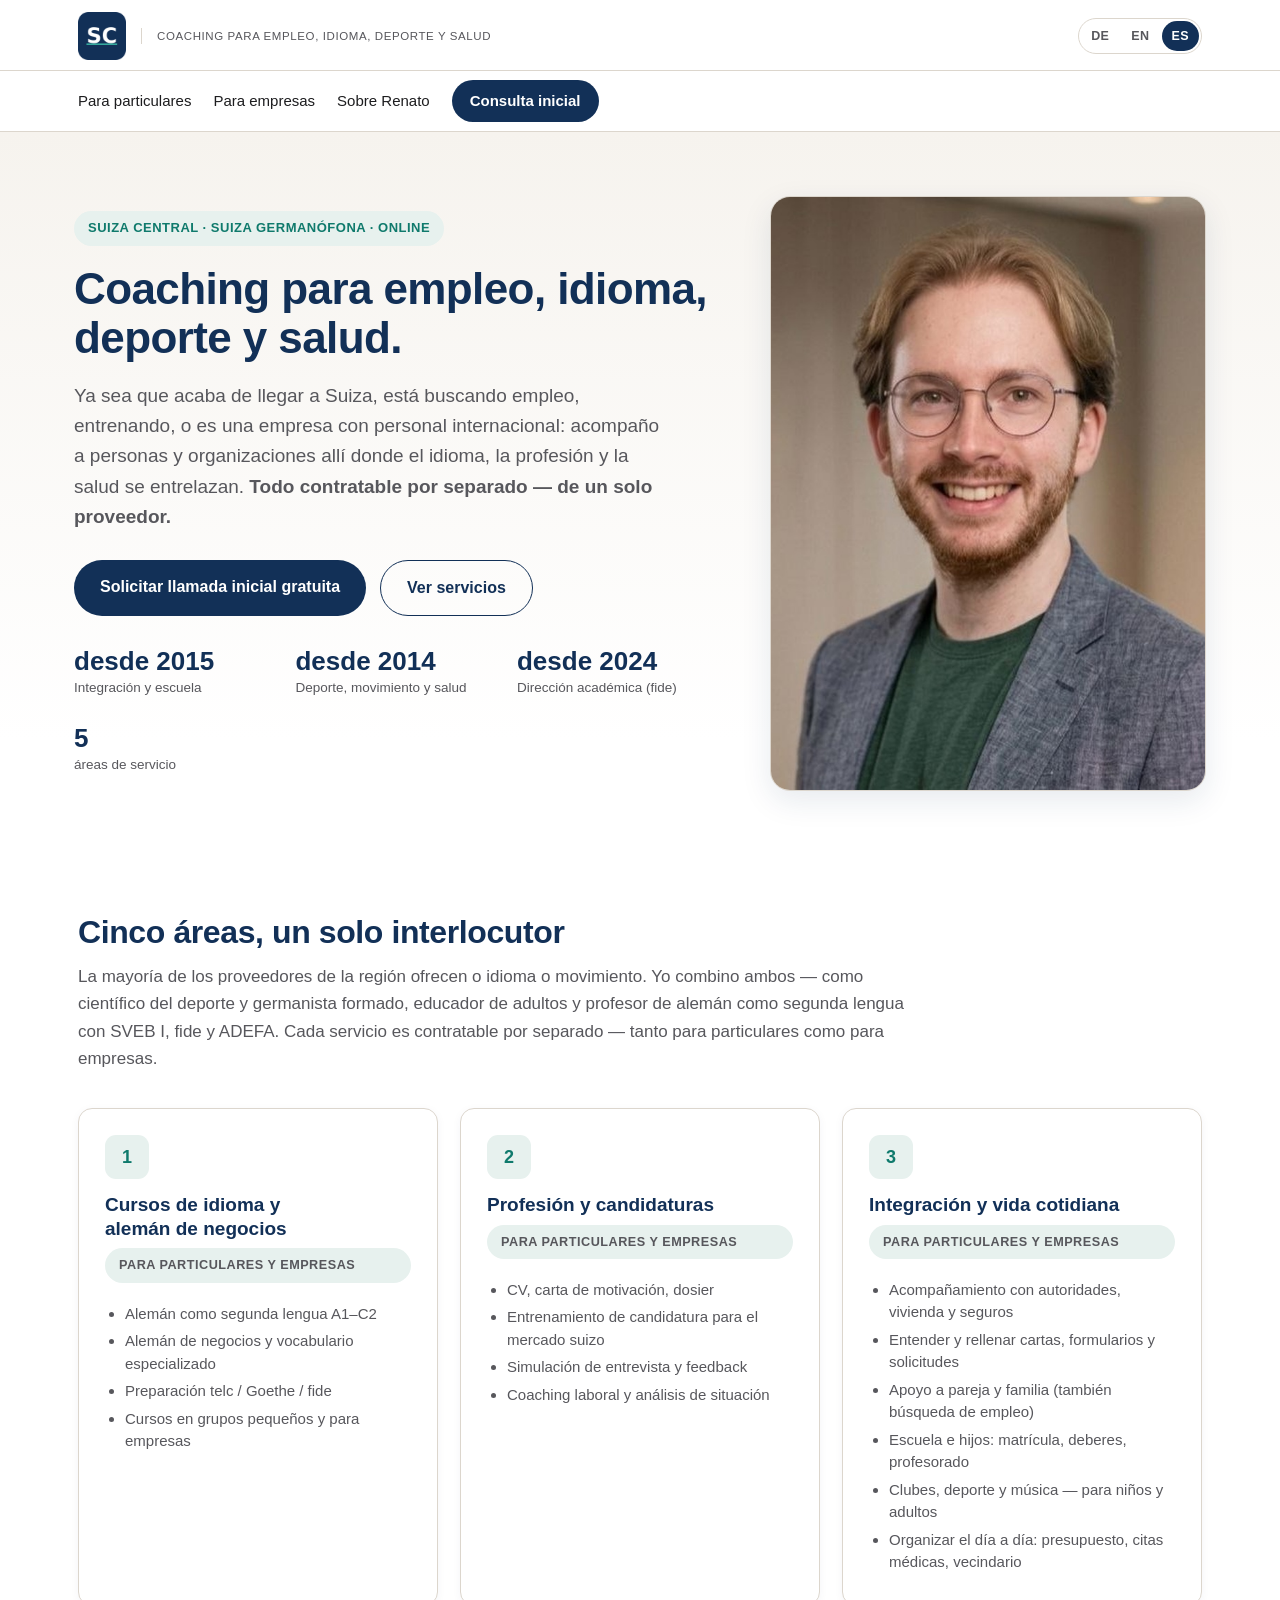
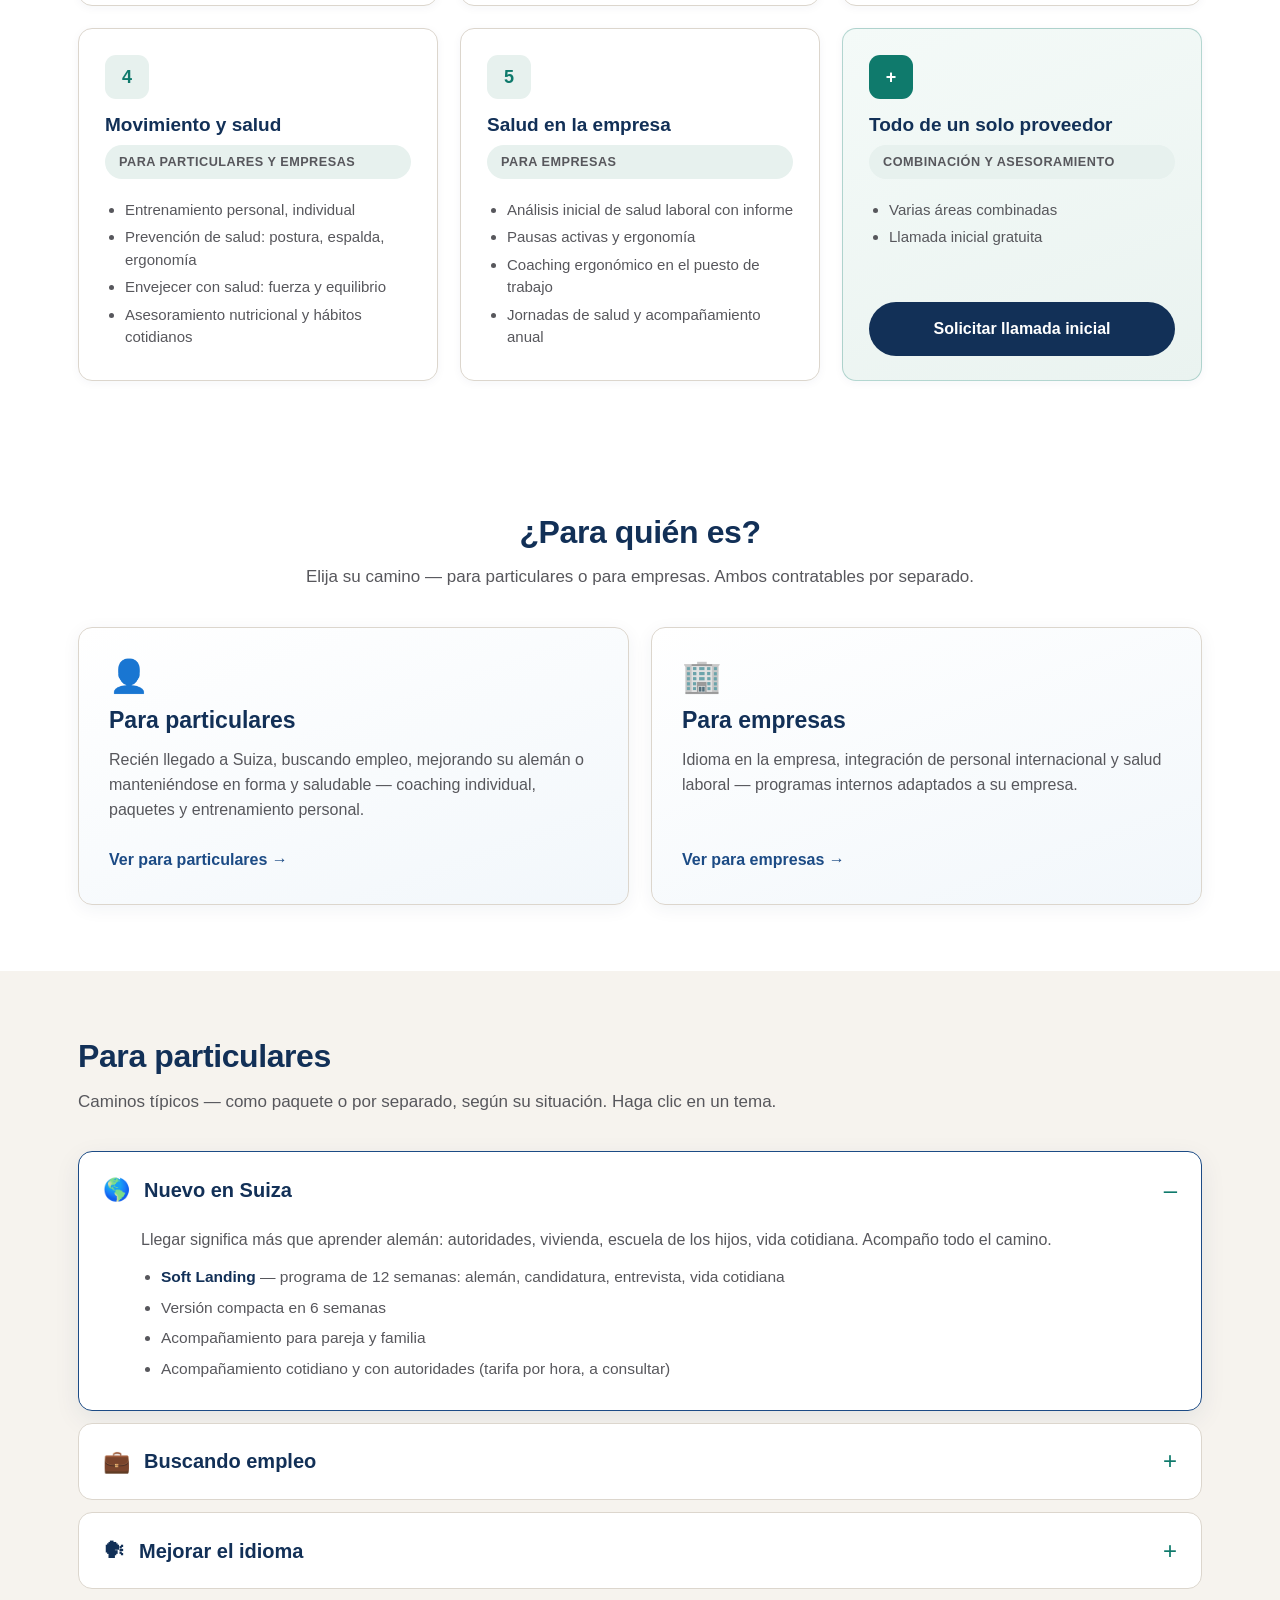
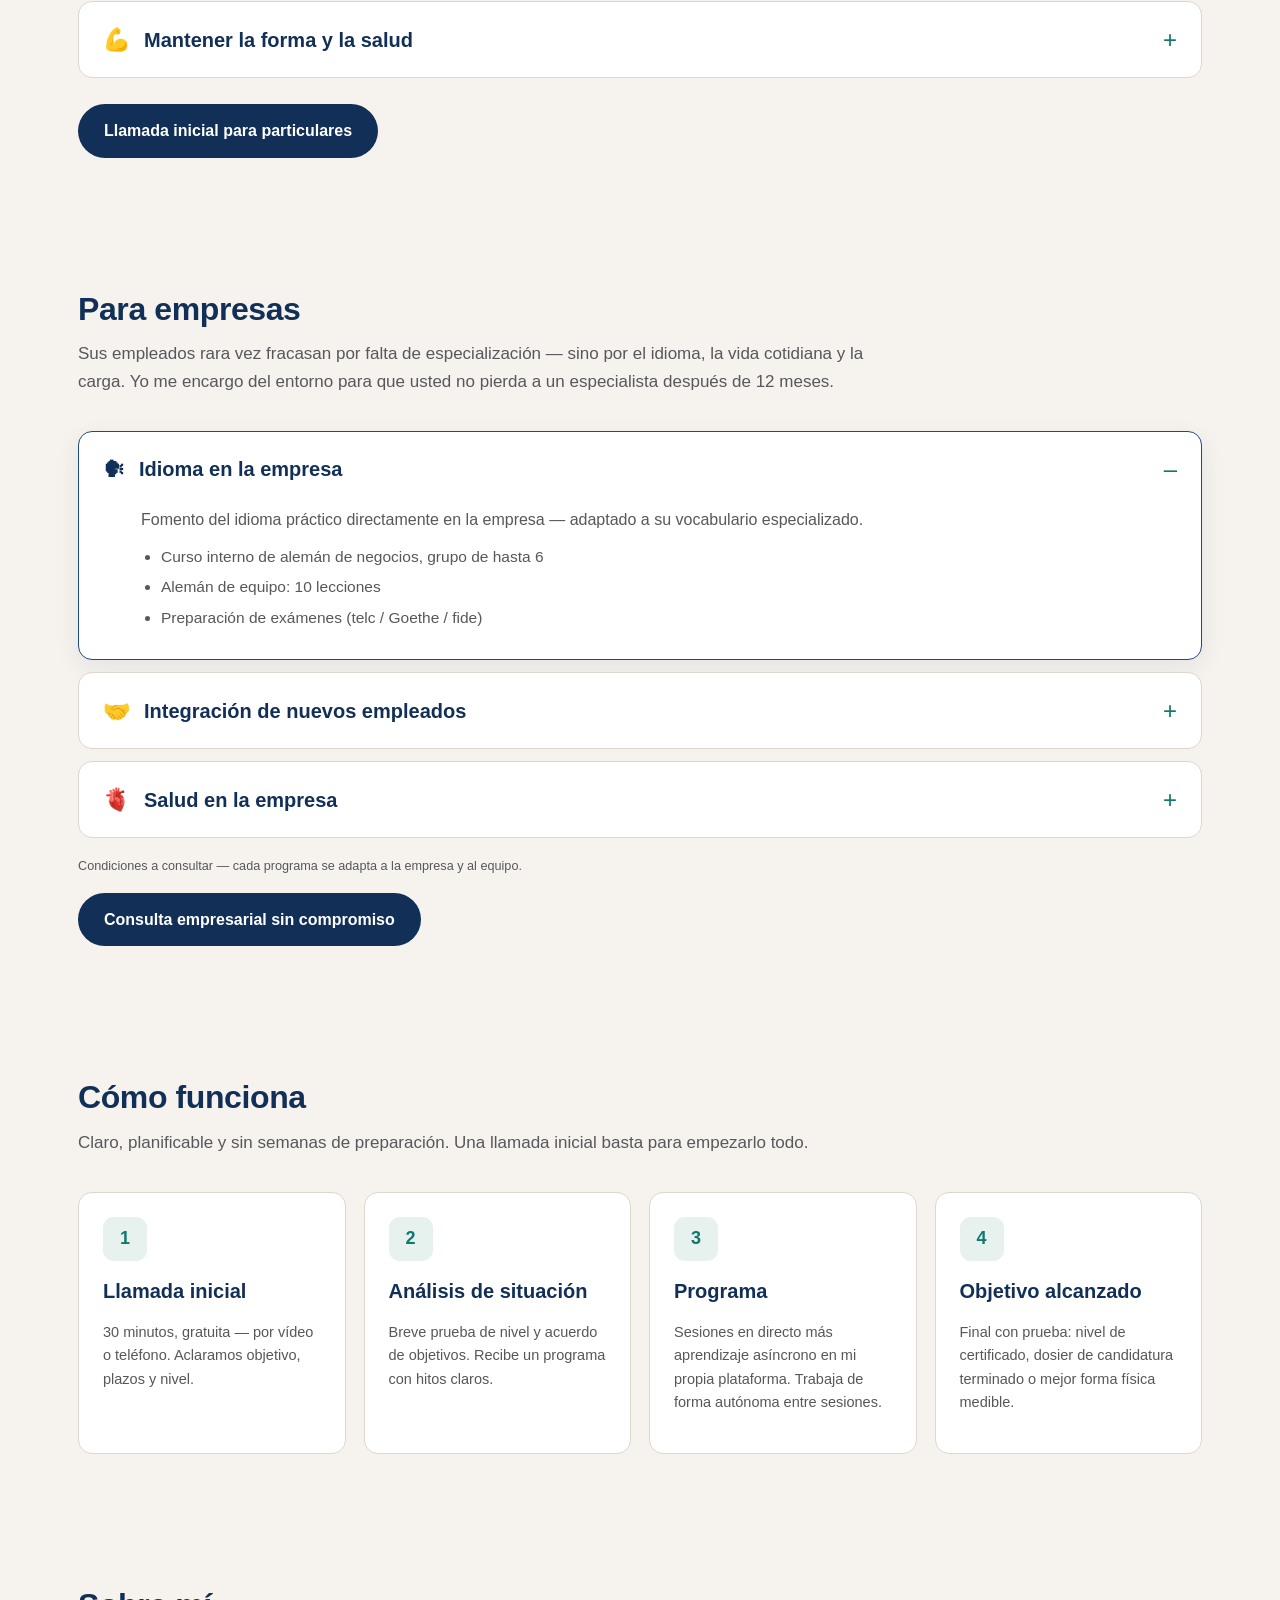
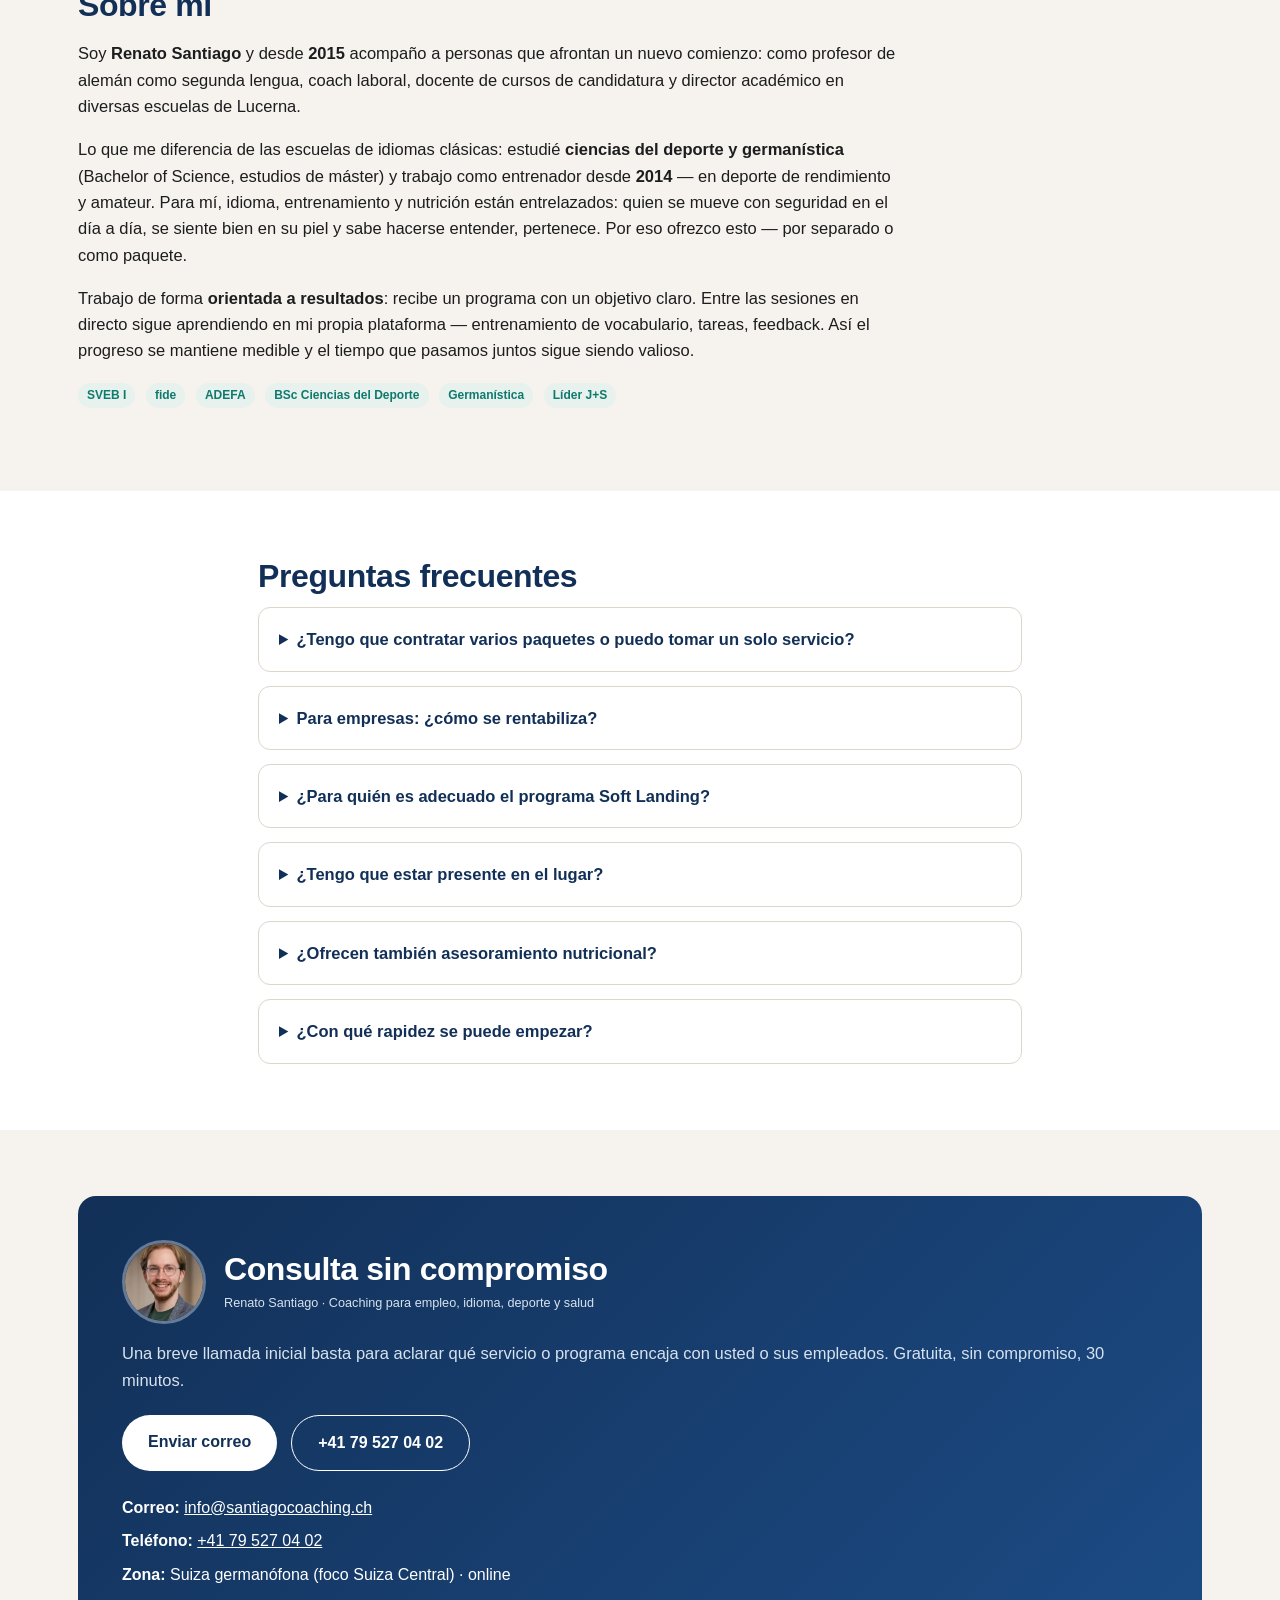
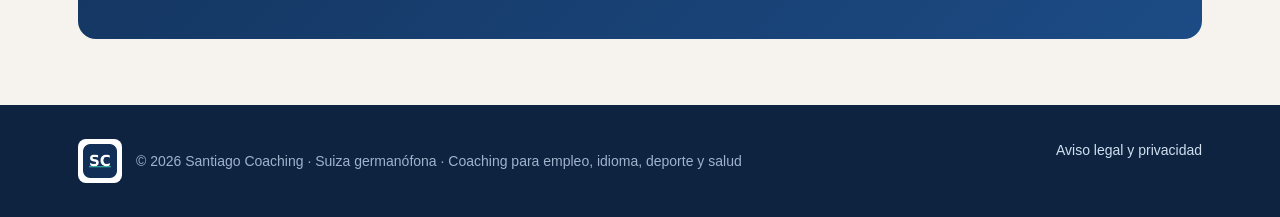
<file: es/index.html>
<!DOCTYPE html>
<html lang="es">
<head>
<meta charset="utf-8">
<meta name="viewport" content="width=device-width,initial-scale=1">
<title>Renato Santiago – Coaching para empleo, idioma, deporte y salud | Santiago Coaching</title>
<link rel="icon" type="image/png" href="../assets/favicon-32.png">
<link rel="apple-touch-icon" href="../assets/logo-santiago-coaching-square.png">
<meta name="description" content="Santiago Coaching — Renato Santiago, experto en deporte e idiomas en la Suiza germanófona. Cursos de idioma, alemán de negocios, candidaturas e integración, movimiento y salud. Para particulares y empresas.">
<link rel="canonical" href="https://santiagocoaching.ch/es/">
<link rel="alternate" hreflang="de-CH" href="https://santiagocoaching.ch/">
<link rel="alternate" hreflang="en" href="https://santiagocoaching.ch/en/">
<link rel="alternate" hreflang="es" href="https://santiagocoaching.ch/es/">
<meta property="og:title" content="Renato Santiago – Coaching para empleo, idioma, deporte y salud">
<meta property="og:description" content="Coaching para empleo, idioma, deporte y salud — cursos de idioma, profesión y candidaturas, integración, movimiento y salud, todo de un solo proveedor en la Suiza germanófona.">
<meta property="og:type" content="website">
<meta property="og:locale" content="es">
<meta property="og:url" content="https://santiagocoaching.ch/es/">
<meta property="og:image" content="https://santiagocoaching.ch/assets/og-image.png">
<meta name="author" content="Renato Santiago">
<link rel="stylesheet" href="../assets/style.css">
<script type="application/ld+json">
{
  "@context": "https://schema.org",
  "@type": "ProfessionalService",
  "name": "Santiago Coaching",
  "url": "https://santiagocoaching.ch/es/",
  "description": "Coaching para empleo, idioma, deporte y salud — para particulares y empresas en la Suiza germanófona.",
  "founder": { "@type": "Person", "name": "Renato Santiago", "jobTitle": "Coach, experto en deporte e idiomas", "knowsLanguage": ["de","en","es","fr"] },
  "areaServed": { "@type": "Country", "name": "Suiza" },
  "address": { "@type": "PostalAddress", "addressCountry": "CH", "addressLocality": "Horw" },
  "telephone": "+41 79 527 04 02",
  "email": "info@santiagocoaching.ch",
  "priceRange": "a consultar",
  "inLanguage": "es"
}
</script>
</head>
<body>

<header class="site">
  <div class="wrap">
    <div class="brandrow">
      <a class="brand" href="./">
        <img class="logo" src="../assets/logo-santiago-coaching.png" alt="Santiago Coaching – Renato Santiago" width="48" height="48">
        <span class="brand-sub">Coaching para empleo, idioma, deporte y salud</span>
      </a>
      <span class="langswitch">
        <a href="../">DE</a>
        <a href="../en/">EN</a>
        <a href="../es/" class="active">ES</a>
      </span>
    </div>
  </div>
  <div class="navrow">
    <div class="wrap">
      <nav class="main">
      <a href="#privat">Para particulares</a>
      <a href="#firmen">Para empresas</a>
      <a href="#ueber">Sobre Renato</a>
      <a class="cta" href="#kontakt">Consulta inicial</a>
      </nav>
    </div>
  </div>
</header>

<div class="hero">
  <div class="wrap">
    <div>
      <span class="eyebrow">Suiza Central · Suiza germanófona · online</span>
      <h1>Coaching para empleo, idioma,<br>deporte y salud.</h1>
      <p class="lead">
        Ya sea que acaba de llegar a Suiza, está buscando empleo, entrenando, o es una empresa con
        personal internacional: acompaño a personas y organizaciones allí donde el idioma, la
        profesión y la salud se entrelazan.
        <strong>Todo contratable por separado — de un solo proveedor.</strong>
      </p>
      <div class="btnrow">
        <a class="btn primary" href="#contacto">Solicitar llamada inicial gratuita</a>
        <a class="btn ghost" href="#servicios">Ver servicios</a>
      </div>
      <div class="trust">
        <div><b>desde 2015</b>Integración y escuela</div>
        <div><b>desde 2014</b>Deporte, movimiento y salud</div>
        <div><b>desde 2024</b>Dirección académica (fide)</div>
        <div><b>5</b>áreas de servicio</div>
      </div>
    </div>
    <div class="photo">
      <img src="../assets/hero_portrait.jpg" alt="Retrato de Renato Santiago — coach de idioma, profesión, integración y salud en la Suiza germanófona" width="626" height="856">
    </div>
  </div>
</div>

<section id="servicios">
  <div class="wrap">
    <h2>Cinco áreas, un solo interlocutor</h2>
    <p class="sub">
      La mayoría de los proveedores de la región ofrecen o idioma o movimiento.
      Yo combino ambos — como científico del deporte y germanista formado, educador de adultos
      y profesor de alemán como segunda lengua con SVEB I, fide y ADEFA. Cada servicio es
      contratable por separado — tanto para particulares como para empresas.
    </p>
    <div class="grid c3 services">

      <div class="card">
        <div class="ico">1</div>
        <h3>Cursos de idioma y alemán de negocios</h3>
        <p class="small eyebrow">para particulares y empresas</p>
        <ul>
          <li>Alemán como segunda lengua A1–C2</li>
          <li>Alemán de negocios y vocabulario especializado</li>
          <li>Preparación telc / Goethe / fide</li>
          <li>Cursos en grupos pequeños y para empresas</li>
        </ul>
      </div>

      <div class="card">
        <div class="ico">2</div>
        <h3>Profesión y candidaturas</h3>
        <p class="small eyebrow">para particulares y empresas</p>
        <ul>
          <li>CV, carta de motivación, dosier</li>
          <li>Entrenamiento de candidatura para el mercado suizo</li>
          <li>Simulación de entrevista y feedback</li>
          <li>Coaching laboral y análisis de situación</li>
        </ul>
      </div>

      <div class="card">
        <div class="ico">3</div>
        <h3>Integración y vida cotidiana</h3>
        <p class="small eyebrow">para particulares y empresas</p>
        <ul>
          <li>Acompañamiento con autoridades, vivienda y seguros</li>
          <li>Entender y rellenar cartas, formularios y solicitudes</li>
          <li>Apoyo a pareja y familia (también búsqueda de empleo)</li>
          <li>Escuela e hijos: matrícula, deberes, profesorado</li>
          <li>Clubes, deporte y música — para niños y adultos</li>
          <li>Organizar el día a día: presupuesto, citas médicas, vecindario</li>
        </ul>
      </div>

      <div class="card">
        <div class="ico">4</div>
        <h3>Movimiento y salud</h3>
        <p class="small eyebrow">para particulares y empresas</p>
        <ul>
          <li>Entrenamiento personal, individual</li>
          <li>Prevención de salud: postura, espalda, ergonomía</li>
          <li>Envejecer con salud: fuerza y equilibrio</li>
          <li>Asesoramiento nutricional y hábitos cotidianos</li>
        </ul>
      </div>


      <div class="card">
        <div class="ico">5</div>
        <h3>Salud en la empresa</h3>
        <p class="small eyebrow">para empresas</p>
        <ul>
          <li>Análisis inicial de salud laboral con informe</li>
          <li>Pausas activas y ergonomía</li>
          <li>Coaching ergonómico en el puesto de trabajo</li>
          <li>Jornadas de salud y acompañamiento anual</li>
        </ul>
      </div>

      <div class="card cta-card">
        <div class="ico">+</div>
        <h3>Todo de un solo proveedor</h3>
        <p class="small eyebrow">Combinación y asesoramiento</p>
        <ul>
          <li>Varias áreas combinadas</li>
          <li>Llamada inicial gratuita</li>
        </ul>
        <a class="btn primary" href="#contacto" style="margin-top:auto">Solicitar llamada inicial</a>
      </div>

    </div>
  </div>
</section>

<!-- ELECCIÓN DE PÚBLICO: B2C vs B2B -->
<section id="publico">
  <div class="wrap">
    <h2 style="text-align:center">¿Para quién es?</h2>
    <p class="sub" style="text-align:center;margin-left:auto;margin-right:auto">
      Elija su camino — para particulares o para empresas. Ambos contratables por separado.
    </p>
    <div class="grid c2 paths">
      <a class="path-card" href="#privados">
        <span class="path-ico">&#128100;</span>
        <h3>Para particulares</h3>
        <p>Recién llegado a Suiza, buscando empleo, mejorando su alemán o manteniéndose en forma y saludable — coaching individual, paquetes y entrenamiento personal.</p>
        <span class="path-cta">Ver para particulares &rarr;</span>
      </a>
      <a class="path-card" href="#empresas">
        <span class="path-ico">&#127970;</span>
        <h3>Para empresas</h3>
        <p>Idioma en la empresa, integración de personal internacional y salud laboral — programas internos adaptados a su empresa.</p>
        <span class="path-cta">Ver para empresas &rarr;</span>
      </a>
    </div>
  </div>
</section>

<section class="alt" id="privados">
  <div class="wrap">
    <h2>Para particulares</h2>
    <p class="sub">Caminos típicos — como paquete o por separado, según su situación. Haga clic en un tema.</p>
    <div class="accordion">

      <details open>
        <summary><span class="acc-ico">&#127758;</span><h3>Nuevo en Suiza</h3></summary>
        <div class="acc-body">
          <p>Llegar significa más que aprender alemán: autoridades, vivienda, escuela de los hijos, vida cotidiana. Acompaño todo el camino.</p>
          <ul>
            <li><strong>Soft Landing</strong> — programa de 12 semanas: alemán, candidatura, entrevista, vida cotidiana</li>
            <li>Versión compacta en 6 semanas</li>
            <li>Acompañamiento para pareja y familia</li>
            <li>Acompañamiento cotidiano y con autoridades (tarifa por hora, a consultar)</li>
          </ul>
        </div>
      </details>

      <details>
        <summary><span class="acc-ico">&#128188;</span><h3>Buscando empleo</h3></summary>
        <div class="acc-body">
          <p>Del CV a la entrevista — un dosier que funciona en el mercado suizo.</p>
          <ul>
            <li><strong>Sprint de candidatura</strong> — dosier, entrenamiento, entrevista</li>
            <li>Rediseño de CV y carta de motivación</li>
            <li>Perfil de LinkedIn y candidatura</li>
          </ul>
        </div>
      </details>

      <details>
        <summary><span class="acc-ico">&#128483;</span><h3>Mejorar el idioma</h3></summary>
        <div class="acc-body">
          <p>Ya sea alemán cotidiano, de negocios o preparación de exámenes — adaptado a su nivel.</p>
          <ul>
            <li><strong>Alemán intensivo</strong> — 10 lecciones individuales</li>
            <li>Alemán de negocios y vocabulario especializado</li>
            <li>Preparación de exámenes telc / Goethe / fide</li>
            <li>Alemán como segunda lengua A1–C2</li>
          </ul>
        </div>
      </details>

      <details>
        <summary><span class="acc-ico">&#128170;</span><h3>Mantener la forma y la salud</h3></summary>
        <div class="acc-body">
          <p>Entrenamiento y nutrición que encajan en la vida cotidiana — no al revés.</p>
          <ul>
            <li><strong>Fit y Saludable</strong> — entrenamiento + nutrición, 8 semanas</li>
            <li><strong>Envejecer con salud</strong> — fuerza, equilibrio, movilidad</li>
            <li>Entrenamiento personal o plan de entrenamiento en solitario</li>
            <li>Asesoramiento nutricional y hábitos cotidianos</li>
          </ul>
        </div>
      </details>

    </div>
    <div class="btnrow" style="margin-top:26px">
      <a class="btn primary" href="#contacto">Llamada inicial para particulares</a>
    </div>
  </div>
</section>


<section class="alt" id="empresas">
  <div class="wrap">
    <h2>Para empresas</h2>
    <p class="sub">
      Sus empleados rara vez fracasan por falta de especialización — sino por el idioma, la vida
      cotidiana y la carga. Yo me encargo del entorno para que usted no pierda a un especialista
      después de 12 meses.
    </p>
    <div class="accordion">

      <details open>
        <summary><span class="acc-ico">&#128483;</span><h3>Idioma en la empresa</h3></summary>
        <div class="acc-body">
          <p>Fomento del idioma práctico directamente en la empresa — adaptado a su vocabulario especializado.</p>
          <ul>
            <li>Curso interno de alemán de negocios, grupo de hasta 6</li>
            <li>Alemán de equipo: 10 lecciones</li>
            <li>Preparación de exámenes (telc / Goethe / fide)</li>
          </ul>
        </div>
      </details>

      <details>
        <summary><span class="acc-ico">&#129309;</span><h3>Integración de nuevos empleados</h3></summary>
        <div class="acc-body">
          <p>Un destino internacional fallido cuesta un múltiplo del programa de integración. Aquí es donde intervengo con un acompañamiento estructurado en el proceso de llegada.</p>
          <ul>
            <li>Programa de idioma y vida cotidiana</li>
            <li>Acompañamiento con autoridades, vivienda y seguros</li>
            <li>Ayuda con cartas, formularios y trámites</li>
            <li>Acompañamiento para pareja y familia</li>
            <li>Apoyo con escuela, hijos y clubes</li>
          </ul>
        </div>
      </details>

      <details>
        <summary><span class="acc-ico">&#129728;</span><h3>Salud en la empresa</h3></summary>
        <div class="acc-body">
          <p>Empleados sanos son más productivos y permanecen más tiempo. Programas que se rentabilizan.</p>
          <ul>
            <li>Análisis inicial de salud laboral con informe</li>
            <li>Pausas activas, ergonomía, talleres de estrés</li>
            <li>Jornadas de salud y acompañamiento anual</li>
          </ul>
        </div>
      </details>

    </div>
    <p class="small" style="margin-top:18px">Condiciones a consultar — cada programa se adapta a la empresa y al equipo.</p>
    <div class="btnrow" style="margin-top:16px">
      <a class="btn primary" href="#contacto">Consulta empresarial sin compromiso</a>
    </div>
  </div>
</section>

<section class="alt" id="proceso">
  <div class="wrap">
    <h2>Cómo funciona</h2>
    <p class="sub">Claro, planificable y sin semanas de preparación. Una llamada inicial basta para empezarlo todo.</p>
    <div class="steps">
      <div class="step">
        <h3>Llamada inicial</h3>
        <p class="small">30 minutos, gratuita — por vídeo o teléfono. Aclaramos objetivo, plazos y nivel.</p>
      </div>
      <div class="step">
        <h3>Análisis de situación</h3>
        <p class="small">Breve prueba de nivel y acuerdo de objetivos. Recibe un programa con hitos claros.</p>
      </div>
      <div class="step">
        <h3>Programa</h3>
        <p class="small">Sesiones en directo más aprendizaje asíncrono en mi propia plataforma. Trabaja de forma autónoma entre sesiones.</p>
      </div>
      <div class="step">
        <h3>Objetivo alcanzado</h3>
        <p class="small">Final con prueba: nivel de certificado, dosier de candidatura terminado o mejor forma física medible.</p>
      </div>
    </div>
  </div>
</section>

<section class="alt" id="sobre">
  <div class="wrap">
    <div class="narrow">
    <h2>Sobre mí</h2>
    <p>
      Soy <strong>Renato Santiago</strong> y desde <strong>2015</strong> acompaño a personas que
      afrontan un nuevo comienzo: como profesor de alemán como segunda lengua, coach laboral,
      docente de cursos de candidatura y director académico en diversas escuelas de Lucerna.
    </p>
    <p>
      Lo que me diferencia de las escuelas de idiomas clásicas: estudié <strong>ciencias del
      deporte y germanística</strong> (Bachelor of Science, estudios de máster) y trabajo como
      entrenador desde <strong>2014</strong> — en deporte de rendimiento y amateur. Para mí, idioma,
      entrenamiento y nutrición están entrelazados: quien se mueve con seguridad en el día a día, se
      siente bien en su piel y sabe hacerse entender, pertenece. Por eso ofrezco esto — por separado o como paquete.
    </p>
    <p>
      Trabajo de forma <strong>orientada a resultados</strong>: recibe un programa con un objetivo claro. Entre las sesiones en directo sigue
      aprendiendo en mi propia plataforma — entrenamiento de vocabulario, tareas, feedback. Así el
      progreso se mantiene medible y el tiempo que pasamos juntos sigue siendo valioso.
    </p>
    <p>
      <span class="badge">SVEB I</span>
      <span class="badge">fide</span>
      <span class="badge">ADEFA</span>
      <span class="badge">BSc Ciencias del Deporte</span>
      <span class="badge">Germanística</span>
      <span class="badge">Líder J+S</span>
    </p>
    </div>
  </div>
</section>

<section id="faq">
  <div class="wrap narrow">
    <h2>Preguntas frecuentes</h2>
    <div class="faq">
      <details>
        <summary>¿Tengo que contratar varios paquetes o puedo tomar un solo servicio?</summary>
        <p>Por separado siempre es posible. Los paquetes — por ejemplo <strong>Soft Landing</strong> — son solo propuestas del conjunto y se pueden acortar, ampliar o combinar. Lecciones individuales, un plan de entrenamiento o un asesoramiento nutricional son igualmente contratables.</p>
      </details>
      <details>
        <summary>Para empresas: ¿cómo se rentabiliza?</summary>
        <p>La experiencia muestra que un destino internacional fallido cuesta a la empresa un múltiplo del programa de integración — por nueva contratación, vacante y productividad perdida. Por eso el programa interviene desde el principio, para que este coste no llegue a producirse; no es una partida de costes de formación. Condiciones a consultar.</p>
      </details>
      <details>
        <summary>¿Para quién es adecuado el programa Soft Landing?</summary>
        <p>Para personas que acaban de llegar a Suiza y quieren instalarse profesionalmente — desde el primer día. También adecuado para parejas.</p>
      </details>
      <details>
        <summary>¿Tengo que estar presente en el lugar?</summary>
        <p>No. Las sesiones en directo se realizan por vídeo y la plataforma de aprendizaje se usa con independencia del horario. Las citas presenciales en la Suiza germanófona son posibles a petición, por ejemplo para acompañamiento en candidaturas o trámites.</p>
      </details>
      <details>
        <summary>¿Ofrecen también asesoramiento nutricional?</summary>
        <p>Sí — como asesoramiento sobre hábitos, aplicabilidad cotidiana y nutrición deportiva. No es nutrición <em>terapéutica</em>, ni tratamiento médico, ni facturación a la caja de salud. Si alguien necesita nutrición médica, lo derivo a un especialista reconocido.</p>
      </details>
      <details>
        <summary>¿Con qué rapidez se puede empezar?</summary>
        <p>Normalmente en dos semanas tras la llamada inicial. Para casos urgentes (incorporación ya acordada) también son posibles fechas de inicio a corto plazo.</p>
      </details>
    </div>
  </div>
</section>

<section class="alt" id="contacto">
  <div class="wrap">
    <div class="contact-box">
      <div class="contact-head">
        <img class="contact-avatar" src="../assets/avatar_renato.jpg" alt="Santiago Coaching" width="96" height="96">
        <div>
          <h2 style="margin-bottom:4px">Consulta sin compromiso</h2>
          <p class="small" style="margin:0">Renato Santiago · Coaching para empleo, idioma, deporte y salud</p>
        </div>
      </div>
      <p>Una breve llamada inicial basta para aclarar qué servicio o programa encaja con usted o sus empleados. Gratuita, sin compromiso, 30 minutos.</p>
      <div class="btnrow" style="margin-top:22px">
        <a class="btn primary" href="mailto:info@santiagocoaching.ch?subject=Consulta%20Renato%20Santiago">Enviar correo</a>
        <a class="btn ghost" style="border-color:#fff;color:#fff" href="tel:+41795270402">+41 79 527 04 02</a>
      </div>
      <ul class="contact-list">
        <li><strong>Correo:</strong> <a href="mailto:info@santiagocoaching.ch">info@santiagocoaching.ch</a></li>
        <li><strong>Teléfono:</strong> <a href="tel:+41795270402">+41 79 527 04 02</a></li>
        <li><strong>Zona:</strong> Suiza germanófona (foco Suiza Central) · online</li>
      </ul>
    </div>
  </div>
</section>

<footer class="site">
  <div class="wrap">
    <div class="foot-brand">
      <img src="../assets/logo-santiago-coaching.png" alt="Santiago Coaching" width="44" height="44">
      <span>© 2026 Santiago Coaching · Suiza germanófona · Coaching para empleo, idioma, deporte y salud</span>
    </div>
    <div>
      <a href="aviso-legal.html">Aviso legal y privacidad</a>
    </div>
  </div>
</footer>

</body>
</html>
</file>
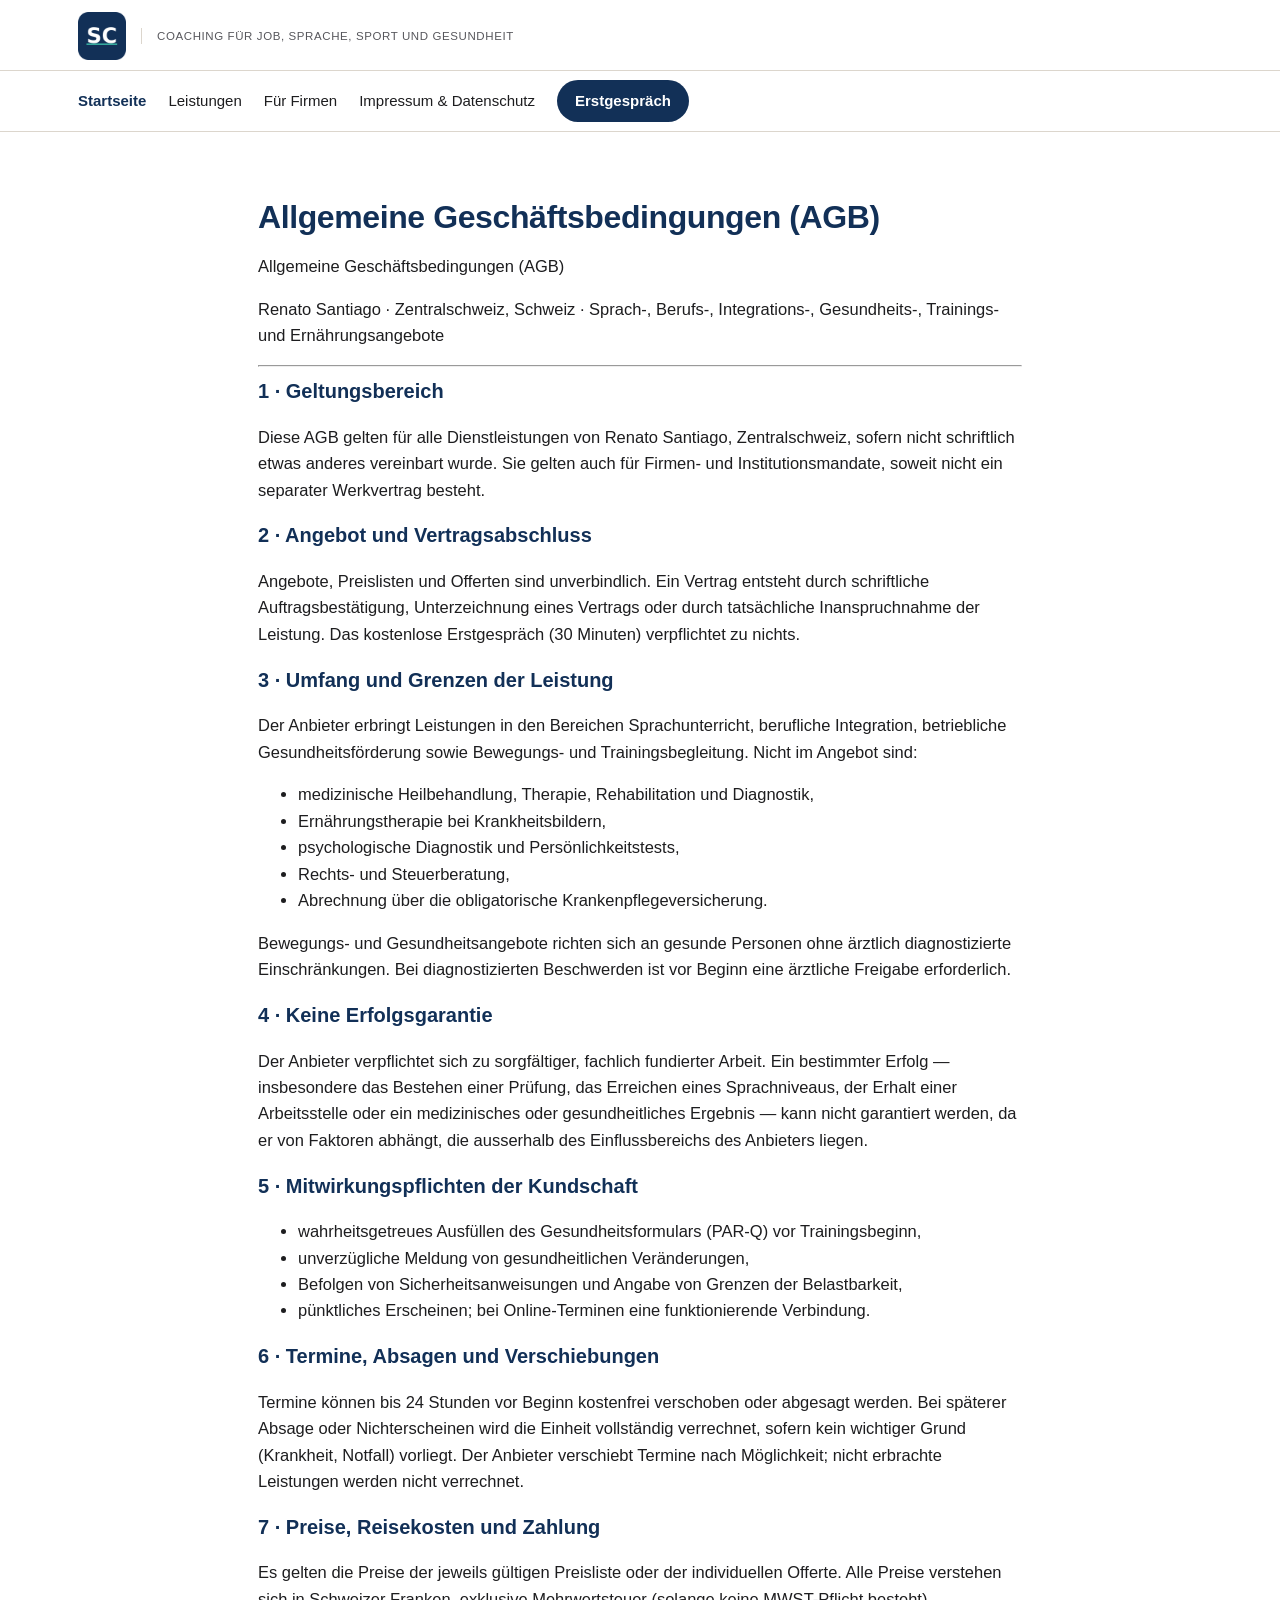
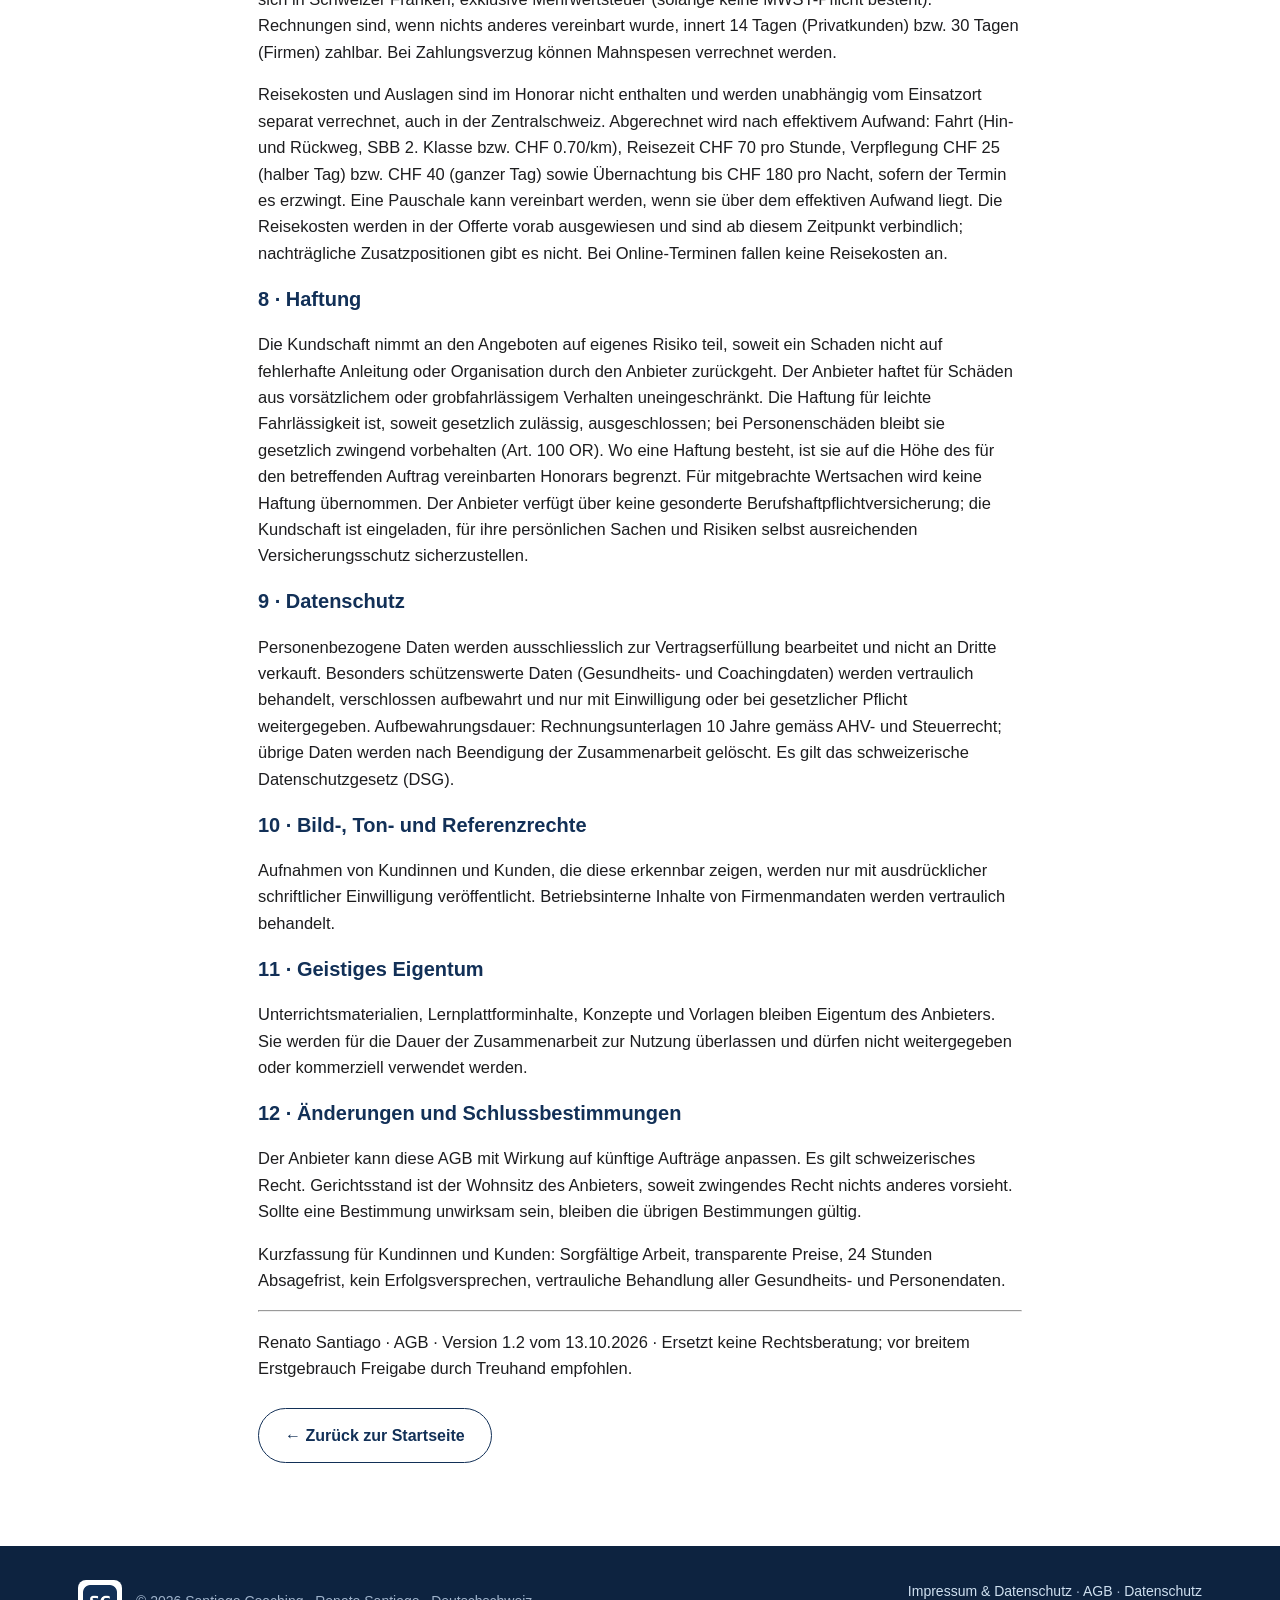
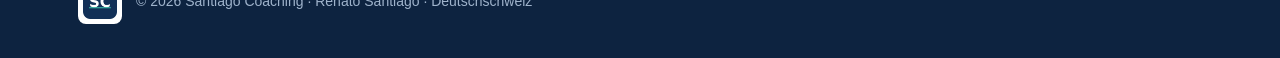
<file: agb.html>
<!DOCTYPE html>
<html lang="de-CH">
<head>
<meta charset="utf-8">
<meta name="viewport" content="width=device-width,initial-scale=1">
<title>Allgemeine Geschäftsbedingungen (AGB) — Santiago Coaching</title>
<link rel="icon" type="image/png" href="assets/favicon-32.png">
<meta name="robots" content="noindex,follow">
<link rel="stylesheet" href="assets/style.css">
</head>
<body>
<header class="site">
  <div class="wrap">
    <div class="brandrow">
      <a class="brand" href="./">
        <img class="logo" src="assets/logo-santiago-coaching.png" alt="Santiago Coaching – Renato Santiago" width="48" height="48">
        <span class="brand-sub">Coaching für Job, Sprache, Sport und Gesundheit</span>
      </a>
    </div>
  </div>
  <div class="navrow">
    <div class="wrap">
      <nav class="main">
        <a href="./" class="nav-home">Startseite</a>
        <a href="./#leistungen">Leistungen</a>
        <a href="./#firmen">Für Firmen</a>
        <a href="./impressum.html">Impressum &amp; Datenschutz</a>
        <a class="cta" href="./#kontakt">Erstgespräch</a>
      </nav>
    </div>
  </div>
</header>
<section>
  <div class="wrap narrow">
    <h2>Allgemeine Geschäftsbedingungen (AGB)</h2>
<p>﻿Allgemeine Geschäftsbedingungen (AGB)</p>
<p>Renato Santiago · Zentralschweiz, Schweiz · Sprach-, Berufs-, Integrations-, Gesundheits-, Trainings- und Ernährungsangebote</p>
<hr>
<h3>1 · Geltungsbereich</h3>
<p>Diese AGB gelten für alle Dienstleistungen von Renato Santiago, Zentralschweiz, sofern nicht schriftlich etwas anderes vereinbart wurde. Sie gelten auch für Firmen- und Institutionsmandate, soweit nicht ein separater Werkvertrag besteht.</p>
<h3>2 · Angebot und Vertragsabschluss</h3>
<p>Angebote, Preislisten und Offerten sind unverbindlich. Ein Vertrag entsteht durch schriftliche Auftragsbestätigung, Unterzeichnung eines Vertrags oder durch tatsächliche Inanspruchnahme der Leistung. Das kostenlose Erstgespräch (30 Minuten) verpflichtet zu nichts.</p>
<h3>3 · Umfang und Grenzen der Leistung</h3>
<p>Der Anbieter erbringt Leistungen in den Bereichen Sprachunterricht, berufliche Integration, betriebliche Gesundheitsförderung sowie Bewegungs- und Trainingsbegleitung. Nicht im Angebot sind:</p>
<ul><li>medizinische Heilbehandlung, Therapie, Rehabilitation und Diagnostik,</li><li>Ernährungstherapie bei Krankheitsbildern,</li><li>psychologische Diagnostik und Persönlichkeitstests,</li><li>Rechts- und Steuerberatung,</li><li>Abrechnung über die obligatorische Krankenpflegeversicherung.</li></ul>
<p>Bewegungs- und Gesundheitsangebote richten sich an gesunde Personen ohne ärztlich diagnostizierte Einschränkungen. Bei diagnostizierten Beschwerden ist vor Beginn eine ärztliche Freigabe erforderlich.</p>
<h3>4 · Keine Erfolgsgarantie</h3>
<p>Der Anbieter verpflichtet sich zu sorgfältiger, fachlich fundierter Arbeit. Ein bestimmter Erfolg — insbesondere das Bestehen einer Prüfung, das Erreichen eines Sprachniveaus, der Erhalt einer Arbeitsstelle oder ein medizinisches oder gesundheitliches Ergebnis — kann nicht garantiert werden, da er von Faktoren abhängt, die ausserhalb des Einflussbereichs des Anbieters liegen.</p>
<h3>5 · Mitwirkungspflichten der Kundschaft</h3>
<ul><li>wahrheitsgetreues Ausfüllen des Gesundheitsformulars (PAR-Q) vor Trainingsbeginn,</li><li>unverzügliche Meldung von gesundheitlichen Veränderungen,</li><li>Befolgen von Sicherheitsanweisungen und Angabe von Grenzen der Belastbarkeit,</li><li>pünktliches Erscheinen; bei Online-Terminen eine funktionierende Verbindung.</li></ul>
<h3>6 · Termine, Absagen und Verschiebungen</h3>
<p>Termine können bis 24 Stunden vor Beginn kostenfrei verschoben oder abgesagt werden. Bei späterer Absage oder Nichterscheinen wird die Einheit vollständig verrechnet, sofern kein wichtiger Grund (Krankheit, Notfall) vorliegt. Der Anbieter verschiebt Termine nach Möglichkeit; nicht erbrachte Leistungen werden nicht verrechnet.</p>
<h3>7 · Preise, Reisekosten und Zahlung</h3>
<p>Es gelten die Preise der jeweils gültigen Preisliste oder der individuellen Offerte. Alle Preise verstehen sich in Schweizer Franken, exklusive Mehrwertsteuer (solange keine MWST-Pflicht besteht). Rechnungen sind, wenn nichts anderes vereinbart wurde, innert 14 Tagen (Privatkunden) bzw. 30 Tagen (Firmen) zahlbar. Bei Zahlungsverzug können Mahnspesen verrechnet werden.</p>
<p>Reisekosten und Auslagen sind im Honorar nicht enthalten und werden unabhängig vom Einsatzort separat verrechnet, auch in der Zentralschweiz. Abgerechnet wird nach effektivem Aufwand: Fahrt (Hin- und Rückweg, SBB 2. Klasse bzw. CHF 0.70/km), Reisezeit CHF 70 pro Stunde, Verpflegung CHF 25 (halber Tag) bzw. CHF 40 (ganzer Tag) sowie Übernachtung bis CHF 180 pro Nacht, sofern der Termin es erzwingt. Eine Pauschale kann vereinbart werden, wenn sie über dem effektiven Aufwand liegt. Die Reisekosten werden in der Offerte vorab ausgewiesen und sind ab diesem Zeitpunkt verbindlich; nachträgliche Zusatzpositionen gibt es nicht. Bei Online-Terminen fallen keine Reisekosten an.</p>
<h3>8 · Haftung</h3>
<p>Die Kundschaft nimmt an den Angeboten auf eigenes Risiko teil, soweit ein Schaden nicht auf fehlerhafte Anleitung oder Organisation durch den Anbieter zurückgeht. Der Anbieter haftet für Schäden aus vorsätzlichem oder grobfahrlässigem Verhalten uneingeschränkt. Die Haftung für leichte Fahrlässigkeit ist, soweit gesetzlich zulässig, ausgeschlossen; bei Personenschäden bleibt sie gesetzlich zwingend vorbehalten (Art. 100 OR). Wo eine Haftung besteht, ist sie auf die Höhe des für den betreffenden Auftrag vereinbarten Honorars begrenzt. Für mitgebrachte Wertsachen wird keine Haftung übernommen. Der Anbieter verfügt über keine gesonderte Berufshaftpflichtversicherung; die Kundschaft ist eingeladen, für ihre persönlichen Sachen und Risiken selbst ausreichenden Versicherungsschutz sicherzustellen.</p>
<h3>9 · Datenschutz</h3>
<p>Personenbezogene Daten werden ausschliesslich zur Vertragserfüllung bearbeitet und nicht an Dritte verkauft. Besonders schützenswerte Daten (Gesundheits- und Coachingdaten) werden vertraulich behandelt, verschlossen aufbewahrt und nur mit Einwilligung oder bei gesetzlicher Pflicht weitergegeben. Aufbewahrungsdauer: Rechnungsunterlagen 10 Jahre gemäss AHV- und Steuerrecht; übrige Daten werden nach Beendigung der Zusammenarbeit gelöscht. Es gilt das schweizerische Datenschutzgesetz (DSG).</p>
<h3>10 · Bild-, Ton- und Referenzrechte</h3>
<p>Aufnahmen von Kundinnen und Kunden, die diese erkennbar zeigen, werden nur mit ausdrücklicher schriftlicher Einwilligung veröffentlicht. Betriebsinterne Inhalte von Firmenmandaten werden vertraulich behandelt.</p>
<h3>11 · Geistiges Eigentum</h3>
<p>Unterrichtsmaterialien, Lernplattforminhalte, Konzepte und Vorlagen bleiben Eigentum des Anbieters. Sie werden für die Dauer der Zusammenarbeit zur Nutzung überlassen und dürfen nicht weitergegeben oder kommerziell verwendet werden.</p>
<h3>12 · Änderungen und Schlussbestimmungen</h3>
<p>Der Anbieter kann diese AGB mit Wirkung auf künftige Aufträge anpassen. Es gilt schweizerisches Recht. Gerichtsstand ist der Wohnsitz des Anbieters, soweit zwingendes Recht nichts anderes vorsieht. Sollte eine Bestimmung unwirksam sein, bleiben die übrigen Bestimmungen gültig.</p>
<p>Kurzfassung für Kundinnen und Kunden: Sorgfältige Arbeit, transparente Preise, 24 Stunden Absagefrist, kein Erfolgsversprechen, vertrauliche Behandlung aller Gesundheits- und Personendaten.</p>
<hr>
<p>Renato Santiago · AGB · Version 1.2 vom 13.10.2026 · Ersetzt keine Rechtsberatung; vor breitem Erstgebrauch Freigabe durch Treuhand empfohlen.</p>
    <p style="margin-top:26px"><a class="btn ghost" href="./">← Zurück zur Startseite</a></p>
  </div>
</section>
<footer class="site">
  <div class="wrap">
    <div class="foot-brand">
      <img src="assets/logo-santiago-coaching.png" alt="Santiago Coaching" width="44" height="44">
      <span>© 2026 Santiago Coaching · Renato Santiago · Deutschschweiz</span>
    </div>
    <div>
      <a href="./impressum.html">Impressum &amp; Datenschutz</a> · <a href="./agb.html">AGB</a> · <a href="./datenschutz.html">Datenschutz</a>
    </div>
  </div>
</footer>
</body>
</html>
</file>
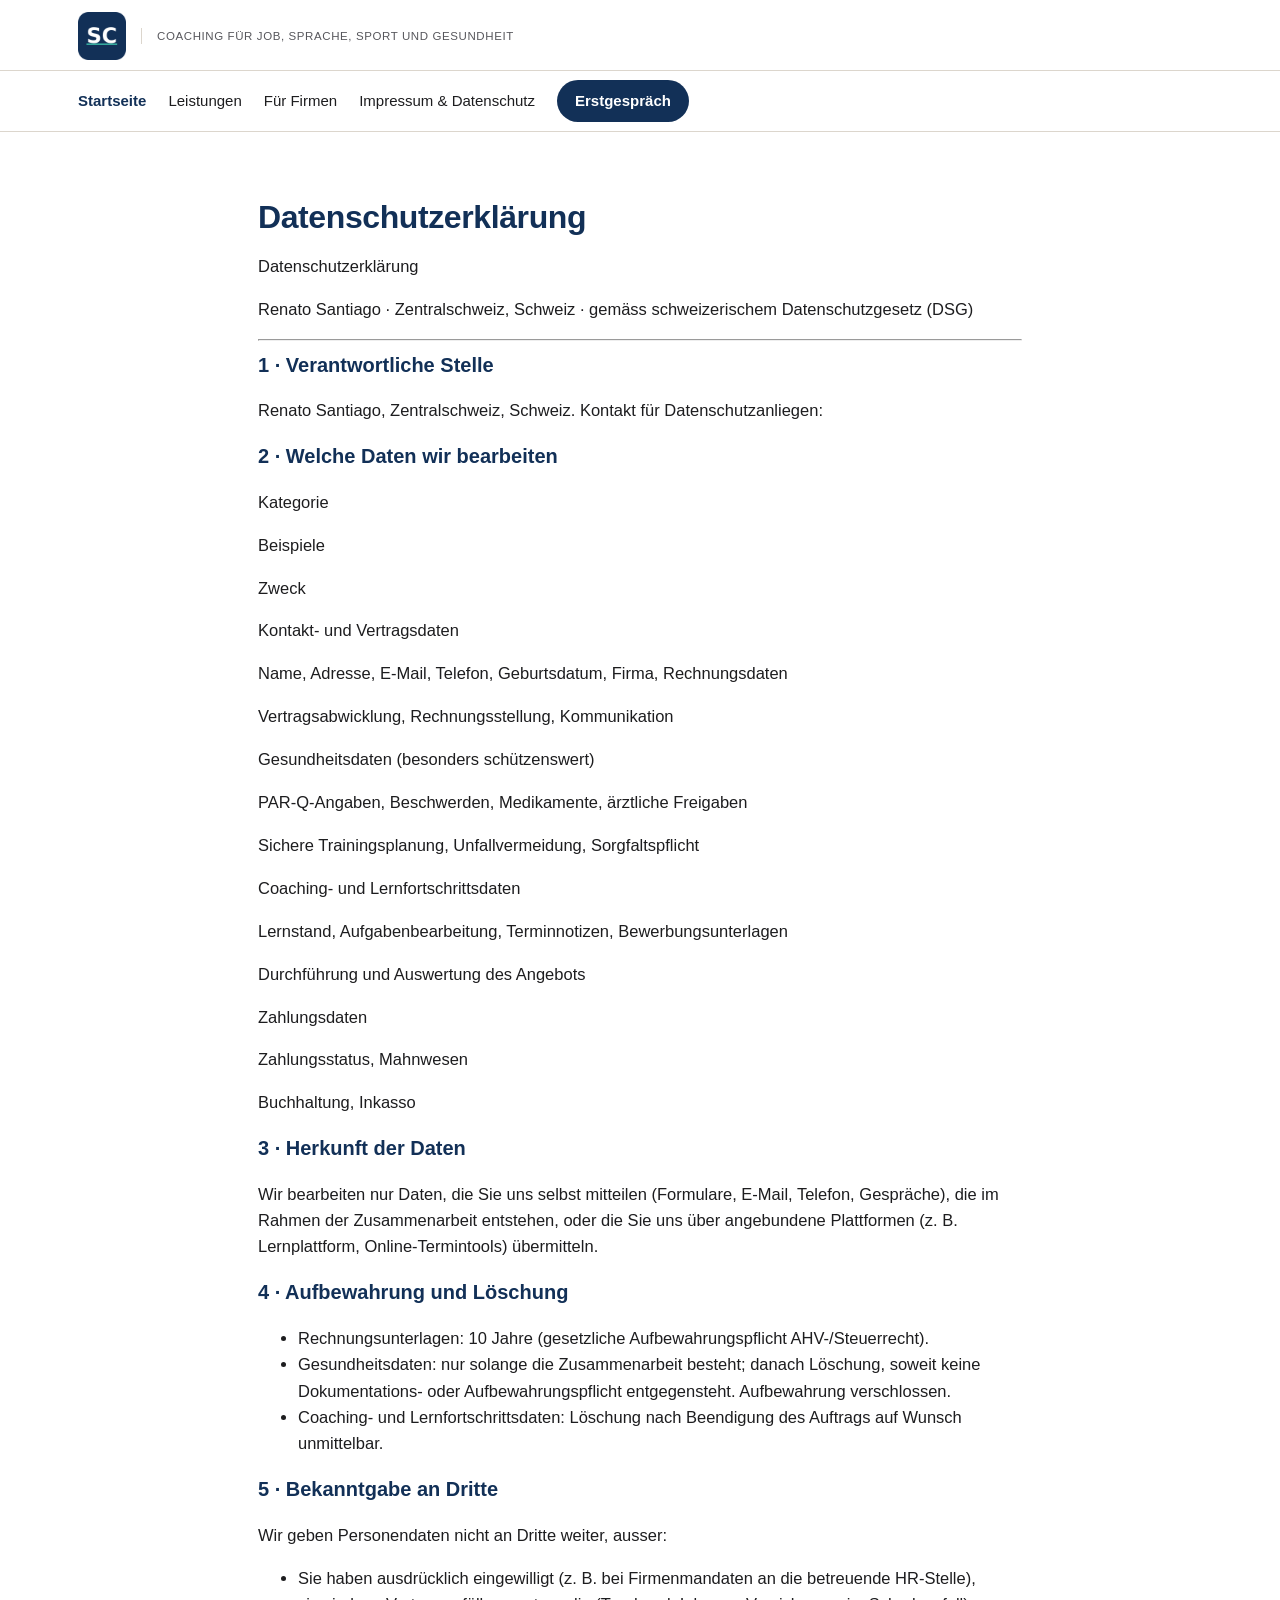
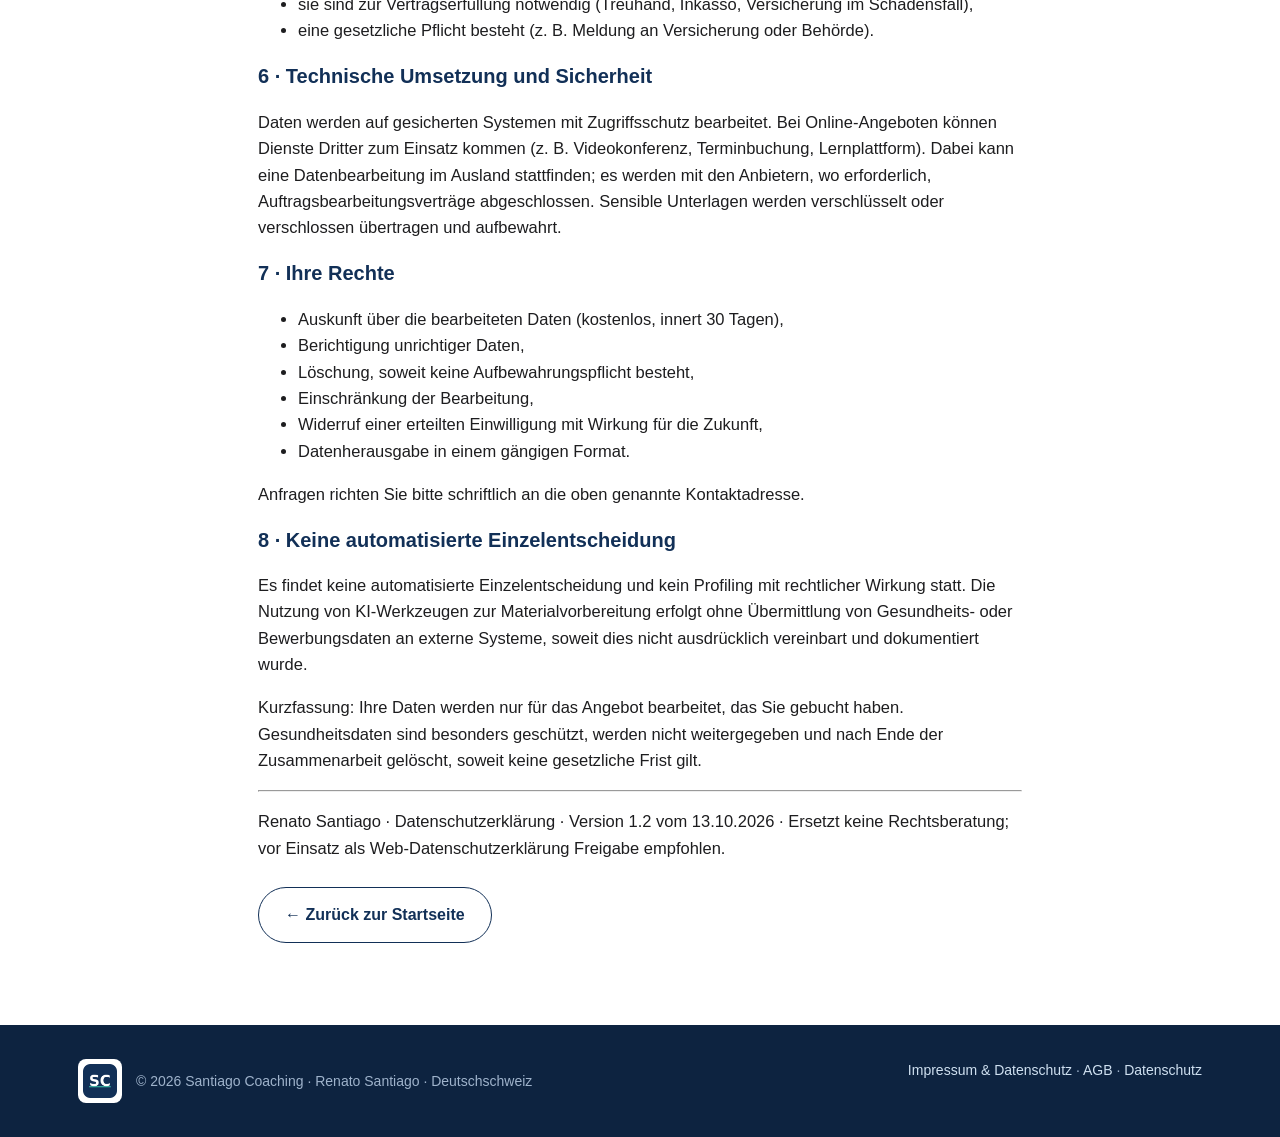
<file: datenschutz.html>
<!DOCTYPE html>
<html lang="de-CH">
<head>
<meta charset="utf-8">
<meta name="viewport" content="width=device-width,initial-scale=1">
<title>Datenschutzerklärung — Santiago Coaching</title>
<link rel="icon" type="image/png" href="assets/favicon-32.png">
<meta name="robots" content="noindex,follow">
<link rel="stylesheet" href="assets/style.css">
</head>
<body>
<header class="site">
  <div class="wrap">
    <div class="brandrow">
      <a class="brand" href="./">
        <img class="logo" src="assets/logo-santiago-coaching.png" alt="Santiago Coaching – Renato Santiago" width="48" height="48">
        <span class="brand-sub">Coaching für Job, Sprache, Sport und Gesundheit</span>
      </a>
    </div>
  </div>
  <div class="navrow">
    <div class="wrap">
      <nav class="main">
        <a href="./" class="nav-home">Startseite</a>
        <a href="./#leistungen">Leistungen</a>
        <a href="./#firmen">Für Firmen</a>
        <a href="./impressum.html">Impressum &amp; Datenschutz</a>
        <a class="cta" href="./#kontakt">Erstgespräch</a>
      </nav>
    </div>
  </div>
</header>
<section>
  <div class="wrap narrow">
    <h2>Datenschutzerklärung</h2>
<p>﻿Datenschutzerklärung</p>
<p>Renato Santiago · Zentralschweiz, Schweiz · gemäss schweizerischem Datenschutzgesetz (DSG)</p>
<hr>
<h3>1 · Verantwortliche Stelle</h3>
<p>Renato Santiago, Zentralschweiz, Schweiz. Kontakt für Datenschutzanliegen:</p>
<h3>2 · Welche Daten wir bearbeiten</h3>
<p>Kategorie</p>
<p>Beispiele</p>
<p>Zweck</p>
<p>Kontakt- und Vertragsdaten</p>
<p>Name, Adresse, E-Mail, Telefon, Geburtsdatum, Firma, Rechnungsdaten</p>
<p>Vertragsabwicklung, Rechnungsstellung, Kommunikation</p>
<p>Gesundheitsdaten (besonders schützenswert)</p>
<p>PAR-Q-Angaben, Beschwerden, Medikamente, ärztliche Freigaben</p>
<p>Sichere Trainingsplanung, Unfallvermeidung, Sorgfaltspflicht</p>
<p>Coaching- und Lernfortschrittsdaten</p>
<p>Lernstand, Aufgabenbearbeitung, Terminnotizen, Bewerbungsunterlagen</p>
<p>Durchführung und Auswertung des Angebots</p>
<p>Zahlungsdaten</p>
<p>Zahlungsstatus, Mahnwesen</p>
<p>Buchhaltung, Inkasso</p>
<h3>3 · Herkunft der Daten</h3>
<p>Wir bearbeiten nur Daten, die Sie uns selbst mitteilen (Formulare, E-Mail, Telefon, Gespräche), die im Rahmen der Zusammenarbeit entstehen, oder die Sie uns über angebundene Plattformen (z. B. Lernplattform, Online-Termintools) übermitteln.</p>
<h3>4 · Aufbewahrung und Löschung</h3>
<ul><li>Rechnungsunterlagen: 10 Jahre (gesetzliche Aufbewahrungspflicht AHV-/Steuerrecht).</li><li>Gesundheitsdaten: nur solange die Zusammenarbeit besteht; danach Löschung, soweit keine Dokumentations- oder Aufbewahrungspflicht entgegensteht. Aufbewahrung verschlossen.</li><li>Coaching- und Lernfortschrittsdaten: Löschung nach Beendigung des Auftrags auf Wunsch unmittelbar.</li></ul>
<h3>5 · Bekanntgabe an Dritte</h3>
<p>Wir geben Personendaten nicht an Dritte weiter, ausser:</p>
<ul><li>Sie haben ausdrücklich eingewilligt (z. B. bei Firmenmandaten an die betreuende HR-Stelle),</li><li>sie sind zur Vertragserfüllung notwendig (Treuhand, Inkasso, Versicherung im Schadensfall),</li><li>eine gesetzliche Pflicht besteht (z. B. Meldung an Versicherung oder Behörde).</li></ul>
<h3>6 · Technische Umsetzung und Sicherheit</h3>
<p>Daten werden auf gesicherten Systemen mit Zugriffsschutz bearbeitet. Bei Online-Angeboten können Dienste Dritter zum Einsatz kommen (z. B. Videokonferenz, Terminbuchung, Lernplattform). Dabei kann eine Datenbearbeitung im Ausland stattfinden; es werden mit den Anbietern, wo erforderlich, Auftragsbearbeitungsverträge abgeschlossen. Sensible Unterlagen werden verschlüsselt oder verschlossen übertragen und aufbewahrt.</p>
<h3>7 · Ihre Rechte</h3>
<ul><li>Auskunft über die bearbeiteten Daten (kostenlos, innert 30 Tagen),</li><li>Berichtigung unrichtiger Daten,</li><li>Löschung, soweit keine Aufbewahrungspflicht besteht,</li><li>Einschränkung der Bearbeitung,</li><li>Widerruf einer erteilten Einwilligung mit Wirkung für die Zukunft,</li><li>Datenherausgabe in einem gängigen Format.</li></ul>
<p>Anfragen richten Sie bitte schriftlich an die oben genannte Kontaktadresse.</p>
<h3>8 · Keine automatisierte Einzelentscheidung</h3>
<p>Es findet keine automatisierte Einzelentscheidung und kein Profiling mit rechtlicher Wirkung statt. Die Nutzung von KI-Werkzeugen zur Materialvorbereitung erfolgt ohne Übermittlung von Gesundheits- oder Bewerbungsdaten an externe Systeme, soweit dies nicht ausdrücklich vereinbart und dokumentiert wurde.</p>
<p>Kurzfassung: Ihre Daten werden nur für das Angebot bearbeitet, das Sie gebucht haben. Gesundheitsdaten sind besonders geschützt, werden nicht weitergegeben und nach Ende der Zusammenarbeit gelöscht, soweit keine gesetzliche Frist gilt.</p>
<hr>
<p>Renato Santiago · Datenschutzerklärung · Version 1.2 vom 13.10.2026 · Ersetzt keine Rechtsberatung; vor Einsatz als Web-Datenschutzerklärung Freigabe empfohlen.</p>
    <p style="margin-top:26px"><a class="btn ghost" href="./">← Zurück zur Startseite</a></p>
  </div>
</section>
<footer class="site">
  <div class="wrap">
    <div class="foot-brand">
      <img src="assets/logo-santiago-coaching.png" alt="Santiago Coaching" width="44" height="44">
      <span>© 2026 Santiago Coaching · Renato Santiago · Deutschschweiz</span>
    </div>
    <div>
      <a href="./impressum.html">Impressum &amp; Datenschutz</a> · <a href="./agb.html">AGB</a> · <a href="./datenschutz.html">Datenschutz</a>
    </div>
  </div>
</footer>
</body>
</html>
</file>
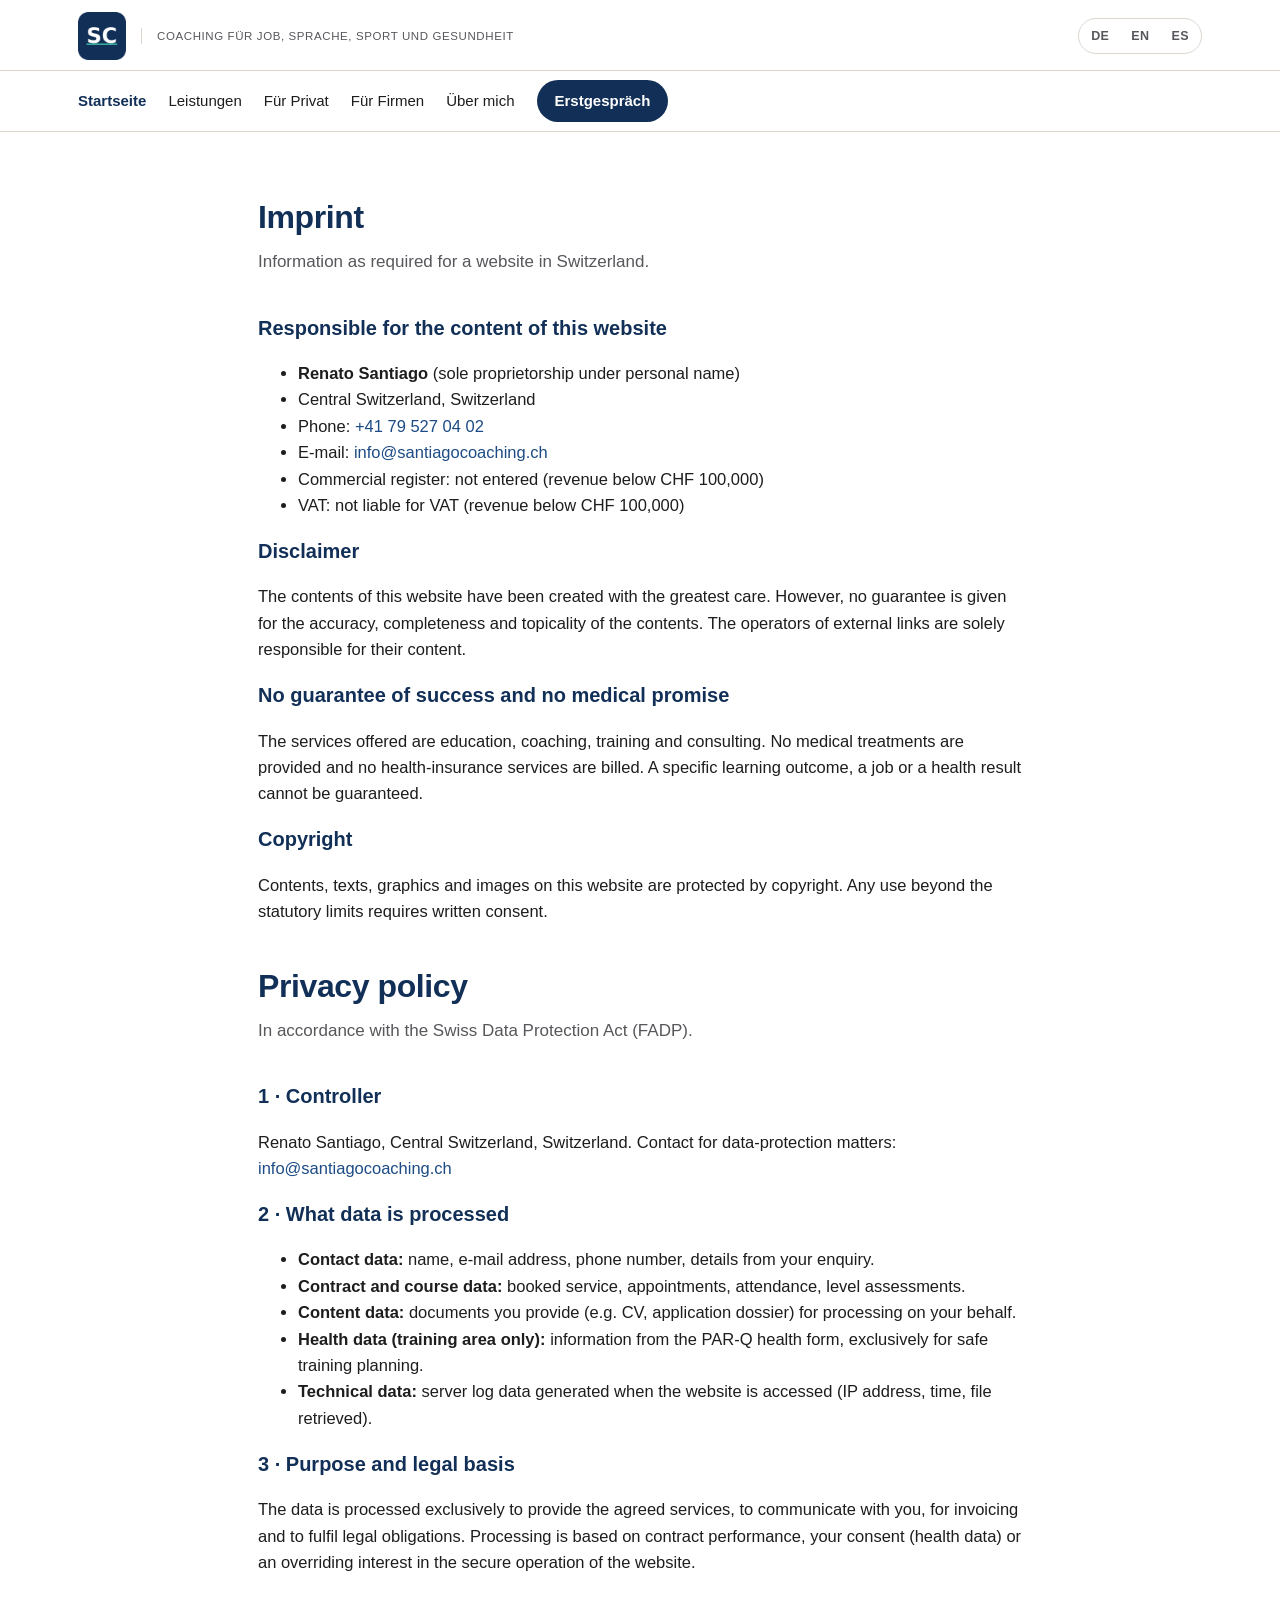
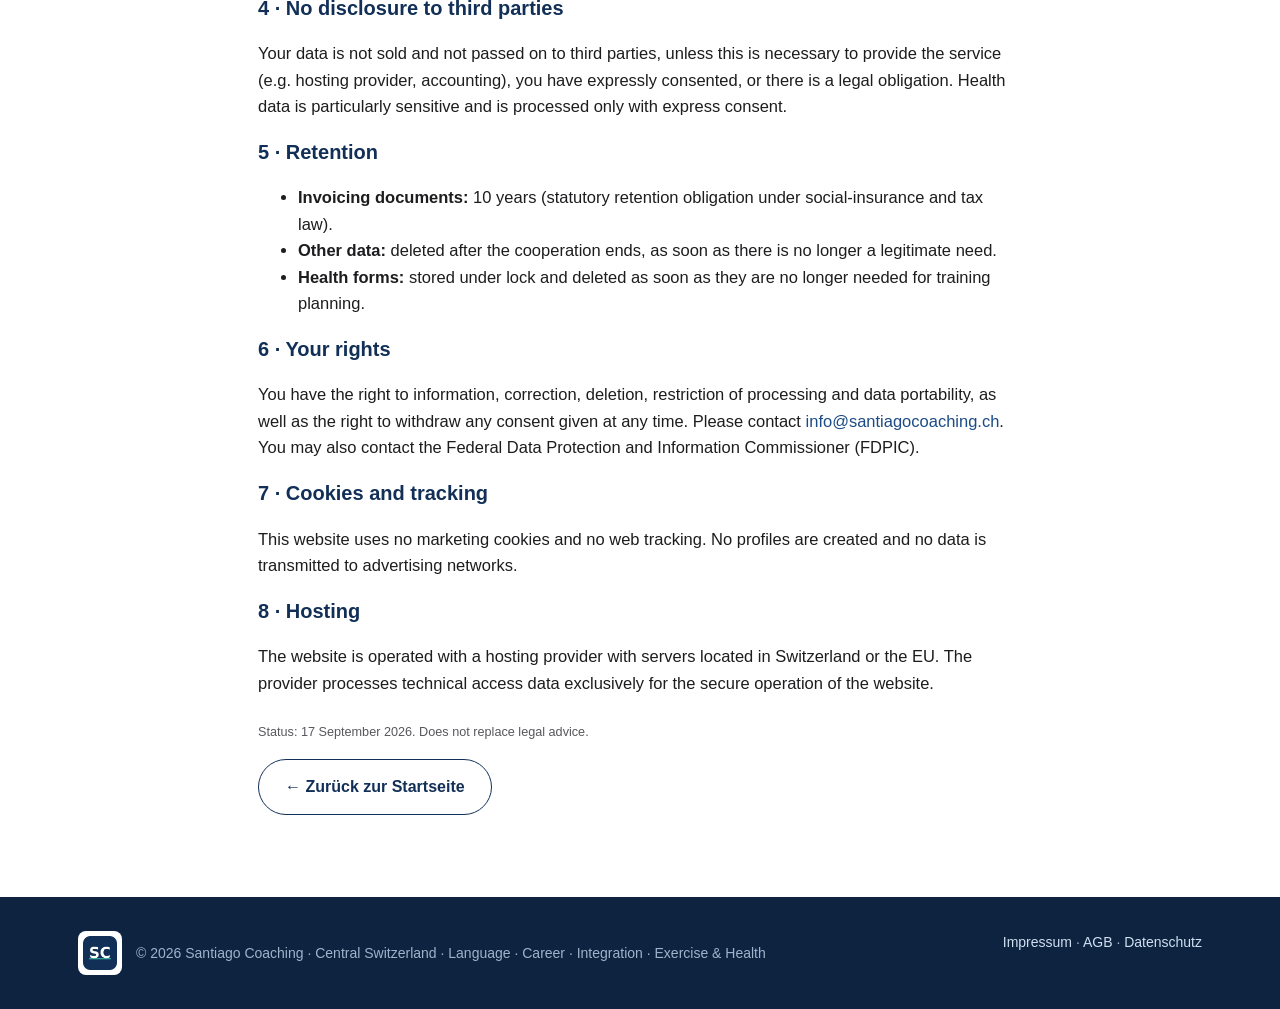
<file: impressum.html>
<!DOCTYPE html>
<html lang="de-CH">
<head>
<meta charset="utf-8">
<meta name="viewport" content="width=device-width,initial-scale=1">
<title>Impressum &amp; Datenschutz — Santiago Coaching</title>
<link rel="icon" type="image/png" href="assets/favicon-32.png">
<meta name="description" content="Imprint and privacy policy of Renato Santiago — Language, Career, Integration, Exercise &amp; Health, Central Switzerland.">
<link rel="stylesheet" href="assets/style.css">
</head>
<body>

<header class="site">
  <div class="wrap">
    <div class="brandrow">
      <a class="brand" href="./">
        <img class="logo" src="assets/logo-santiago-coaching.png" alt="Santiago Coaching – Renato Santiago" width="48" height="48">
        <span class="brand-sub">Coaching für Job, Sprache, Sport und Gesundheit</span>
      </a>
      <span class="langswitch">
        <a href="./impressum.html">DE</a>
        <a href="./en/imprint.html">EN</a>
        <a href="./es/aviso-legal.html">ES</a>
      </span>
    </div>
  </div>
  <div class="navrow">
    <div class="wrap">
      <nav class="main">
        <a href="./" class="nav-home">Startseite</a>
        <a href="./#leistungen">Leistungen</a>
        <a href="./#privat">Für Privat</a>
        <a href="./#firmen">Für Firmen</a>
        <a href="./#ueber">Über mich</a>
        <a class="cta" href="./#kontakt">Erstgespräch</a>
      </nav>
    </div>
  </div>
</header>



<section id="imprint">
  <div class="wrap narrow">
    <h2>Imprint</h2>
    <p class="sub">Information as required for a website in Switzerland.</p>

    <h3>Responsible for the content of this website</h3>
    <ul>
      <li><strong>Renato Santiago</strong> (sole proprietorship under personal name)</li>
      <li>Central Switzerland, Switzerland</li>
      <li>Phone: <a href="tel:+41795270402">+41 79 527 04 02</a></li>
      <li>E-mail: <a href="mailto:info@santiagocoaching.ch">info@santiagocoaching.ch</a></li>
      <li>Commercial register: not entered (revenue below CHF 100,000)</li>
      <li>VAT: not liable for VAT (revenue below CHF 100,000)</li>
    </ul>

    <h3>Disclaimer</h3>
    <p>
      The contents of this website have been created with the greatest care. However, no guarantee
      is given for the accuracy, completeness and topicality of the contents. The operators of
      external links are solely responsible for their content.
    </p>

    <h3>No guarantee of success and no medical promise</h3>
    <p>
      The services offered are education, coaching, training and consulting. No medical treatments
      are provided and no health-insurance services are billed. A specific learning outcome, a job
      or a health result cannot be guaranteed.
    </p>

    <h3>Copyright</h3>
    <p>
      Contents, texts, graphics and images on this website are protected by copyright. Any use
      beyond the statutory limits requires written consent.
    </p>

    <h2 id="privacy" style="margin-top:42px">Privacy policy</h2>
    <p class="sub">In accordance with the Swiss Data Protection Act (FADP).</p>

    <h3>1 · Controller</h3>
    <p>
      Renato Santiago, Central Switzerland, Switzerland.
      Contact for data-protection matters: <a href="mailto:info@santiagocoaching.ch">info@santiagocoaching.ch</a>
    </p>

    <h3>2 · What data is processed</h3>
    <ul>
      <li><strong>Contact data:</strong> name, e-mail address, phone number, details from your enquiry.</li>
      <li><strong>Contract and course data:</strong> booked service, appointments, attendance, level assessments.</li>
      <li><strong>Content data:</strong> documents you provide (e.g. CV, application dossier) for processing on your behalf.</li>
      <li><strong>Health data (training area only):</strong> information from the PAR-Q health form, exclusively for safe training planning.</li>
      <li><strong>Technical data:</strong> server log data generated when the website is accessed (IP address, time, file retrieved).</li>
    </ul>

    <h3>3 · Purpose and legal basis</h3>
    <p>
      The data is processed exclusively to provide the agreed services, to communicate with you, for
      invoicing and to fulfil legal obligations. Processing is based on contract performance, your
      consent (health data) or an overriding interest in the secure operation of the website.
    </p>

    <h3>4 · No disclosure to third parties</h3>
    <p>
      Your data is not sold and not passed on to third parties, unless this is necessary to provide
      the service (e.g. hosting provider, accounting), you have expressly consented, or there is a
      legal obligation. Health data is particularly sensitive and is processed only with express consent.
    </p>

    <h3>5 · Retention</h3>
    <ul>
      <li><strong>Invoicing documents:</strong> 10 years (statutory retention obligation under social-insurance and tax law).</li>
      <li><strong>Other data:</strong> deleted after the cooperation ends, as soon as there is no longer a legitimate need.</li>
      <li><strong>Health forms:</strong> stored under lock and deleted as soon as they are no longer needed for training planning.</li>
    </ul>

    <h3>6 · Your rights</h3>
    <p>
      You have the right to information, correction, deletion, restriction of processing and data
      portability, as well as the right to withdraw any consent given at any time. Please contact
      <a href="mailto:info@santiagocoaching.ch">info@santiagocoaching.ch</a>.
      You may also contact the Federal Data Protection and Information Commissioner (FDPIC).
    </p>

    <h3>7 · Cookies and tracking</h3>
    <p>
      This website uses no marketing cookies and no web tracking. No profiles are created and no data
      is transmitted to advertising networks.
    </p>

    <h3>8 · Hosting</h3>
    <p>
      The website is operated with a hosting provider with servers located in Switzerland or the EU.
      The provider processes technical access data exclusively for the secure operation of the website.
    </p>

    <p class="small" style="margin-top:26px">
      Status: 17 September 2026. Does not replace legal advice.
    </p>

    <p>
      <a class="btn ghost" href="./">← Zurück zur Startseite</a>
    </p>
  </div>
</section>

<footer class="site">
  <div class="wrap">
    <div class="foot-brand">
      <img src="assets/logo-santiago-coaching.png" alt="Santiago Coaching" width="44" height="44">
      <span>© 2026 Santiago Coaching · Central Switzerland · Language · Career · Integration · Exercise &amp; Health</span>
    </div>
    <div>
      <a href="./impressum.html">Impressum</a> · <a href="./agb.html">AGB</a> · <a href="./datenschutz.html">Datenschutz</a>
    </div>
  </div>
</footer>

</body>
</html>
</file>
<file: assets/style.css>
/* Renato Santiago — Grundstyles (Web + Print) */
:root{
  --navy:#123057;
  --navy-2:#1c4b85;
  --teal:#0f7a6c;
  --sand:#f6f3ee;
  --line:#dcd6cd;
  --ink:#1d1d1f;
  --grey:#57575c;
  --white:#ffffff;
  --shadow:0 10px 30px rgba(18,48,87,.10);
  --radius:14px;
}
*{box-sizing:border-box}
html{-webkit-text-size-adjust:100%}
body{
  margin:0;
  font-family:"Inter","Helvetica Neue",Helvetica,Arial,sans-serif;
  color:var(--ink);
  background:var(--white);
  line-height:1.6;
  font-size:16.5px;
}
img{max-width:100%;display:block}
a{color:var(--navy-2);text-decoration:none}
a:hover{text-decoration:underline}

.wrap{max-width:1180px;margin:0 auto;padding:0 28px}
.narrow{max-width:820px}

/* ---------- Header ---------- */
header.site{
  position:sticky;top:0;z-index:50;
  background:rgba(255,255,255,.94);
  backdrop-filter:blur(8px);
  border-bottom:1px solid var(--line);
}
/* Zeile 1: Wortmarke + Slogan (links) · Sprachwahl (rechts) */
header.site .brandrow{display:flex;align-items:center;justify-content:space-between;gap:20px;padding:12px 0 10px}
.brand{display:flex;align-items:center;gap:15px;font-weight:700;color:var(--navy);letter-spacing:.2px;min-width:0}
.brand img.logo{height:48px;width:48px;object-fit:contain;display:block;flex:none}
.brand .brand-sub{
  display:block;font-weight:500;color:var(--grey);font-size:11.5px;letter-spacing:.6px;
  text-transform:uppercase;border-left:1px solid var(--line);padding-left:15px;line-height:1.45;
  white-space:nowrap;
}
/* Sprachwahl in Zeile 1, rechts */
header.site .langswitch{display:flex;gap:2px;align-items:center;border:1px solid var(--line);border-radius:999px;padding:2px;flex:none}
header.site .langswitch a{
  font-size:12.5px;font-weight:600;padding:5px 10px;border-radius:999px;color:var(--grey);
  letter-spacing:.4px;
}
header.site .langswitch a:hover{background:#eef3f9;text-decoration:none}
header.site .langswitch a.active{background:var(--navy);color:#fff}
/* Zeile 2: Navigation, volle Breite */
header.site .navrow{border-top:1px solid var(--line)}
nav.main{display:flex;gap:22px;font-size:15px;align-items:center;justify-content:flex-start;flex-wrap:wrap;padding:9px 0;min-width:0}
nav.main a{color:var(--ink);font-weight:500;white-space:nowrap}
nav.main a.cta{
  background:var(--navy);color:#fff;padding:9px 18px;border-radius:999px;font-weight:600;
}
nav.main a.cta:hover{background:var(--navy-2);text-decoration:none}
nav.main a.nav-home{color:var(--navy);font-weight:600}
@media (max-width:900px){
  .brand .brand-sub{font-size:11px}
  .brand img.logo{height:44px;width:44px}
  nav.main{gap:18px;font-size:14.5px}
  header.site .langswitch a{padding:4px 8px;font-size:12px}
}
@media (max-width:820px){
  header.site .brandrow{flex-wrap:wrap;gap:12px}
  .brand .brand-sub{border-left:0;padding-left:0;white-space:normal;font-size:10.5px;letter-spacing:.4px}
  nav.main{justify-content:flex-start;gap:16px}
  .hero .wrap{padding-top:32px}
}
@media (max-width:640px){
  header.site .brandrow{justify-content:space-between}
  .brand{gap:11px}
  .brand img.logo{height:40px;width:40px}
  .brand .brand-sub{display:none}
  header.site .langswitch{margin-left:auto}
  nav.main{gap:14px;font-size:14px;flex-wrap:wrap}
  nav.main a.cta{padding:8px 14px}
}


/* ---------- Hero ---------- */
.hero{background:linear-gradient(180deg,var(--sand),var(--white) 85%)}
.hero .wrap{
  display:grid;grid-template-columns:1.25fr .85fr;gap:56px;align-items:start;
  padding:64px 24px 56px;
}
.hero .wrap > *{min-width:0}
.hero .wrap{align-items:center}
.hero .photo{align-self:start}
.eyebrow{
  display:inline-block;background:#e7f1ee;color:var(--teal);
  font-size:13px;font-weight:700;letter-spacing:.5px;text-transform:uppercase;
  padding:7px 14px;border-radius:999px;margin-bottom:18px;
}
.hero h1{font-size:44px;line-height:1.12;margin:0 0 18px;color:var(--navy);letter-spacing:-.6px}
.hero p.lead{font-size:19px;color:var(--grey);margin:0 0 28px;max-width:56ch}
.btnrow{display:flex;gap:14px;flex-wrap:wrap}
.btn{
  display:inline-block;padding:14px 26px;border-radius:999px;font-weight:600;font-size:16px;
  transition:transform .15s ease, background .15s ease;
}
.btn.primary{background:var(--navy);color:#fff}
.btn.primary:hover{background:var(--navy-2);text-decoration:none;transform:translateY(-1px)}
.btn.ghost{border:1.5px solid var(--navy);color:var(--navy);background:transparent}
.btn.ghost:hover{background:#eef3f9;text-decoration:none}
.hero .photo{
  border-radius:20px;overflow:hidden;box-shadow:var(--shadow);
  border:1px solid var(--line);background:var(--sand);
}
.hero .photo img{width:100%;height:100%;object-fit:cover}
.trust{display:grid;grid-template-columns:repeat(3,minmax(0,1fr));gap:24px;margin-top:30px;align-items:start}
.trust div{font-size:13.5px;color:var(--grey);min-width:0;hyphens:auto}
.trust b{display:block;font-size:26px;color:var(--navy);line-height:1.2}
@media (max-width:640px){.trust{grid-template-columns:1fr 1fr;gap:20px}}

/* ---------- Sections ---------- */
section{padding:66px 0}
section.alt{background:var(--sand)}
h2{font-size:32px;color:var(--navy);margin:0 0 12px;letter-spacing:-.4px;line-height:1.2}
h3{font-size:20px;color:var(--navy);margin:0 0 8px}
.sub{color:var(--grey);font-size:17px;max-width:88ch;margin:0 0 36px}

/* Cards */
.grid{display:grid;gap:22px}
.grid > .card{align-items:stretch}
.grid.c4{grid-template-columns:repeat(4,minmax(0,1fr))}
.grid.c5{grid-template-columns:repeat(5,minmax(0,1fr))}
.grid.c3{grid-template-columns:repeat(3,minmax(0,1fr))}
.grid.c2{grid-template-columns:repeat(2,minmax(0,1fr))}
.card{
  background:#fff;border:1px solid var(--line);border-radius:var(--radius);
  padding:26px;box-shadow:0 2px 10px rgba(18,48,87,.045);
  display:flex;flex-direction:column;height:100%;
}
.card .ico{
  width:44px;height:44px;border-radius:11px;background:#e7f1ee;color:var(--teal);
  display:grid;place-items:center;font-weight:800;margin-bottom:14px;font-size:18px;
}
.card ul{margin:12px 0 0;padding-left:18px;color:var(--grey);font-size:15px;overflow-wrap:break-word}
.card li{margin-bottom:5px}
.card .price{margin-top:auto;padding-top:18px;font-weight:700;color:var(--navy);white-space:nowrap;font-size:15.5px}
.card ul{min-height:104px}
.card h3{min-height:0}
.grid.c4 .card h3{min-height:74px;font-size:18.5px;hyphens:auto}

/* Process */
.steps{counter-reset:s;display:grid;gap:18px;grid-template-columns:repeat(4,minmax(0,1fr))}
.step{background:#fff;border:1px solid var(--line);border-radius:var(--radius);padding:24px}
.step:before{
  counter-increment:s;content:counter(s);
  display:grid;place-items:center;width:44px;height:44px;border-radius:11px;
  background:#e7f1ee;color:var(--teal);font-weight:800;margin-bottom:14px;font-size:18px;
}
.step .small{font-size:14.5px;color:var(--grey)}

/* Table */
table{width:100%;border-collapse:collapse;background:#fff;border:1px solid var(--line);border-radius:var(--radius);overflow:hidden}
th,td{padding:15px 18px;text-align:left;border-bottom:1px solid var(--line);font-size:15.5px;vertical-align:top}
th{background:var(--navy);color:#fff;font-size:14px;letter-spacing:.3px;text-transform:uppercase}
tr:last-child td{border-bottom:none}
td.price,th.price{text-align:right;white-space:nowrap;font-weight:600;color:var(--navy)}
tr.hi td{background:#eef7f4}

/* FAQ */
.faq{display:grid;gap:14px}
details{background:#fff;border:1px solid var(--line);border-radius:12px;padding:18px 20px}
summary{cursor:pointer;font-weight:600;color:var(--navy)}
details p{margin:12px 0 0;color:var(--grey)}

/* Contact */
.contact-box{
  background:linear-gradient(135deg,var(--navy),var(--navy-2));
  color:#fff;border-radius:18px;padding:44px;
}
.contact-box h2{color:#fff}
.contact-box p{color:#d7e2ef}
.contact-box .btn.primary{background:#fff;color:var(--navy)}
.contact-list{margin:24px 0 0;padding:0;list-style:none}
.contact-list li{margin-bottom:8px;font-size:16px}
.contact-list a{color:#fff;text-decoration:underline}

/* Footer */
footer.site{background:#0d2340;color:#9fb3cb;padding:34px 0;font-size:14px}
footer.site a{color:#cfe0f0}
footer.site .wrap{display:flex;justify-content:space-between;gap:18px;flex-wrap:wrap}

/* ---------- Print / A4 documents ---------- */
@page{size:A4;margin:14mm 15mm}
body.print{font-size:11pt;line-height:1.5}
.doc-head{display:flex;justify-content:space-between;align-items:flex-start;gap:20px;border-bottom:3px solid var(--navy);padding-bottom:14px;margin-bottom:22px}
.doc-head .brand{font-size:20px}
.doc-head .meta{text-align:right;font-size:10pt;color:var(--grey);line-height:1.45}
body.print h1{font-size:23pt;color:var(--navy);margin:0 0 6px}
body.print h2{font-size:14pt;color:var(--navy);margin:22px 0 8px;border-bottom:1px solid var(--line);padding-bottom:5px}
body.print h3{font-size:11.5pt;margin:14px 0 4px}
body.print table{font-size:10pt}
body.print th,body.print td{padding:7px 10px}
body.print .grid.c3,body.print .grid.c2{grid-template-columns:repeat(2,1fr)}
body.print .card{padding:14px;box-shadow:none;break-inside:avoid}
body.print .avoid-break{break-inside:avoid}
.flyer{
  border:1px solid var(--line);border-radius:12px;padding:18px;break-inside:avoid;
}
.page-break{break-before:page}
.small{font-size:9.5pt;color:var(--grey)}
.badge{display:inline-block;background:#e7f1ee;color:var(--teal);font-size:9pt;font-weight:700;padding:3px 9px;border-radius:999px;margin-right:6px}

@media (max-width:1100px){
  .grid.c5{grid-template-columns:repeat(3,minmax(0,1fr))}
}
@media (max-width:900px){
  .hero .wrap{grid-template-columns:1fr;gap:34px;padding:48px 24px 38px}
  .hero .photo{max-width:420px;margin:0 auto}
  .grid.c5{grid-template-columns:repeat(2,minmax(0,1fr))}
  .hero h1{font-size:34px}
  .grid.c4{grid-template-columns:repeat(2,minmax(0,1fr))}
  .grid.c3,.steps{grid-template-columns:repeat(2,minmax(0,1fr))}
}
@media (max-width:680px){
  .grid.c4,.grid.c3,.grid.c5,.grid.c2,.steps,.services{grid-template-columns:1fr}
  .grid.c4 .card h3,.services .card h3,.card ul{min-height:0}
  h2{font-size:27px}
  .hero h1{font-size:31px}
  .trust{grid-template-columns:1fr 1fr}
}
@media (max-width:560px){
  .wrap{padding:0 18px}
  .grid.c4,.grid.c3,.grid.c5,.grid.c2,.steps,.services{grid-template-columns:1fr}
  .hero h1{font-size:28px;letter-spacing:-.3px}
  .hero p.lead{font-size:17.5px}
  .hero .wrap{padding:34px 18px 34px}
  section{padding:48px 0}
  h2{font-size:25px;line-height:1.22}
  h3{font-size:18.5px}
  .sub{font-size:16px;margin-bottom:26px}
  .card ul{min-height:0}
  .grid.c4 .card h3{min-height:0}
  .card{padding:22px}
  .contact-box{padding:28px 22px;border-radius:14px}
  .btn{padding:13px 22px;font-size:15.5px}
  .btnrow .btn{flex:1 1 100%;text-align:center}
  .trust{grid-template-columns:1fr 1fr;gap:16px}
  .trust b{font-size:22px}
  .brand img.logo{height:38px}
  .eyebrow{font-size:12px;padding:6px 12px}
  footer.site .wrap{flex-direction:column;gap:12px}
  .foot-brand{flex-direction:column;align-items:flex-start;gap:8px}
  details{padding:16px}
  .contact-list li{font-size:15px;overflow-wrap:break-word}
  .contact-head{gap:14px}
  .contact-avatar{width:64px;height:64px}
}
@media (max-width:400px){
  .hero h1{font-size:25px}
  h2{font-size:22.5px}
  .wrap{padding:0 15px}
  .trust{grid-template-columns:1fr}
  .card{padding:19px}
  .btn{padding:12px 18px;font-size:15px}
}

/* ---------- Wortmarke & Kontakt ---------- */
.foot-brand{display:flex;align-items:center;gap:14px}
.foot-brand img{background:#fff;border-radius:8px;padding:5px;height:44px;width:44px;object-fit:contain;display:block;flex:none}
.contact-head{display:flex;align-items:center;gap:18px;margin-bottom:14px}
.contact-avatar{width:84px;height:84px;border-radius:50%;object-fit:cover;object-position:center 12%;border:3px solid rgba(255,255,255,.35);flex:none}
@media (max-width:560px){
  .brand .brand-sub{display:none}
  .contact-head{flex-direction:column;align-items:flex-start;gap:12px}
}

/* ---------- Karten-Feinschliff ---------- */
.card h3{text-wrap:balance}
.card ul{padding-left:20px}
.card li{line-height:1.5}
.grid.c3 .card h3{min-height:0}
.grid.c4 .card h3{min-height:64px}
.grid.c4 .card ul{min-height:120px}
.card .hint{color:var(--teal);font-weight:600;font-size:13.5px;letter-spacing:.3px;text-transform:uppercase}

/* Hero-Foto: Naht zwischen Studiohintergrund und Cream-Fläche weich halten */
.photo img{border-radius:var(--radius);box-shadow:0 18px 44px rgba(18,48,87,.14);display:block;width:100%;height:auto}

@media (max-width:1100px){
  .grid.c3{grid-template-columns:repeat(2,minmax(0,1fr))}
}

/* Robuste Darstellung auf allen Geräten: nichts darf horizontal überlaufen */
html,body{overflow-x:hidden}
.wrap,h1,h2,h3,p,li,td,th,.card,.step,.contact-box{overflow-wrap:break-word;word-break:normal}
h1,h2,h3{hyphens:auto;-webkit-hyphens:auto}
img,svg{max-width:100%;height:auto}

/* Knöpfe und kurze Labels never hyphenate/break */
.btn,.badge,.eyebrow,.card .ico,.step:before,nav.main a,th,td.price,.card .hint{
  hyphens:none;-webkit-hyphens:none;overflow-wrap:normal;word-break:keep-all;
}
.btn{white-space:normal}

/* Titelhöhen nur dort erzwingen, wo es Platz gibt */
@media (max-width:900px){
  .services .card h3,.grid.c4 .card h3{min-height:0}
  .card ul,.grid.c4 .card ul{min-height:0}
}

/* Leistungsübersicht: gleiche Titelhöhe -> gleiche Bullet-Baseline (nur wo Platz ist) */
@media (min-width:681px){
  .services .card h3{min-height:48px;display:flex;align-items:flex-start}
}
.services .card p.small.eyebrow{min-height:18px;margin:0 0 8px}
.services .card ul{min-height:0}
.services .card{hyphens:auto;-webkit-hyphens:auto}
.services .card h3{font-size:19px;line-height:1.25}

/* Abschluss-Kachel */
.card.cta-card{background:linear-gradient(160deg,#f4faf8,#eaf3f0);border-color:rgba(15,122,108,.28)}
.card.cta-card .ico{background:var(--teal);color:#fff}
.card.cta-card .btn{margin-top:auto;width:100%;justify-content:center;text-align:center;min-height:46px;align-items:center;display:inline-flex;padding-bottom:14px}
.card.cta-card{padding-bottom:24px}

/* ---------- Endgültige Mobil-Regeln (müssen zuletzt stehen) ---------- */
@media (max-width:680px){
  .grid.c4,.grid.c3,.grid.c5,.grid.c2,.steps,.services,.grid.c3.services{grid-template-columns:1fr}
  .services .card h3,.grid.c4 .card h3{min-height:0}
  .card ul,.grid.c4 .card ul{min-height:0}
  .services .card h3{display:block}
}
@media (max-width:560px){
  .grid.c4,.grid.c3,.grid.c5,.grid.c2,.steps,.services,.grid.c3.services{grid-template-columns:1fr}
}
@media (max-width:400px){
  .grid.c4,.grid.c3,.grid.c5,.grid.c2,.steps,.services,.grid.c3.services{grid-template-columns:1fr}
}

/* ---------- Zielgruppen-Pfad-Kacheln (B2C / B2B) ---------- */
.paths{margin-top:8px}
.path-card{
  display:flex;flex-direction:column;gap:10px;text-decoration:none;color:inherit;
  background:linear-gradient(160deg,#ffffff,#f2f7fb);
  border:1.5px solid var(--line);border-radius:var(--radius);
  padding:32px 30px;box-shadow:0 4px 18px rgba(18,48,87,.06);
  transition:transform .16s ease,box-shadow .16s ease,border-color .16s ease;
}
.path-card:hover{transform:translateY(-3px);box-shadow:0 14px 34px rgba(18,48,87,.13);border-color:var(--navy-2);text-decoration:none}
.path-ico{font-size:32px;line-height:1}
.path-card h3{font-size:23px;margin:0;color:var(--navy)}
.path-card p{color:var(--grey);font-size:16px;margin:0;line-height:1.55}
.path-cta{margin-top:auto;padding-top:14px;font-weight:700;color:var(--navy-2);font-size:16px}
.path-card:hover .path-cta{text-decoration:underline}

/* ---------- Accordion (aufklappbare Themenbereiche) ---------- */
.accordion{display:grid;gap:12px}
.accordion details{
  background:#fff;border:1px solid var(--line);border-radius:14px;padding:0;overflow:hidden;
  transition:border-color .15s ease,box-shadow .15s ease;
}
.accordion details[open]{border-color:var(--navy-2);box-shadow:0 8px 26px rgba(18,48,87,.08)}
.accordion summary{
  display:flex;align-items:center;gap:14px;cursor:pointer;list-style:none;
  padding:20px 24px;font-weight:600;color:var(--navy);
}
.accordion summary::-webkit-details-marker{display:none}
.accordion summary::after{
  content:"+";margin-left:auto;font-size:24px;font-weight:400;color:var(--teal);
  transition:transform .18s ease;flex:none;line-height:1;
}
.accordion details[open] summary::after{content:"–";}
.accordion summary h3{margin:0;font-size:20px;color:var(--navy);display:inline}
.accordion summary:hover{background:#f4f8fc}
.acc-ico{font-size:22px;flex:none}
.acc-body{padding:0 24px 22px 62px}
.acc-body p{margin:0 0 12px;color:var(--grey);font-size:16px}
.acc-body ul{margin:0;padding-left:20px;color:var(--grey);font-size:15.5px}
.acc-body li{margin-bottom:6px}
.acc-body li strong{color:var(--navy)}
@media (max-width:560px){
  .path-card{padding:24px 22px}
  .path-card h3{font-size:20px}
  .accordion summary{padding:16px 18px;gap:10px}
  .accordion summary h3{font-size:17.5px}
  .acc-body{padding:0 18px 18px 18px}
}
</file>
